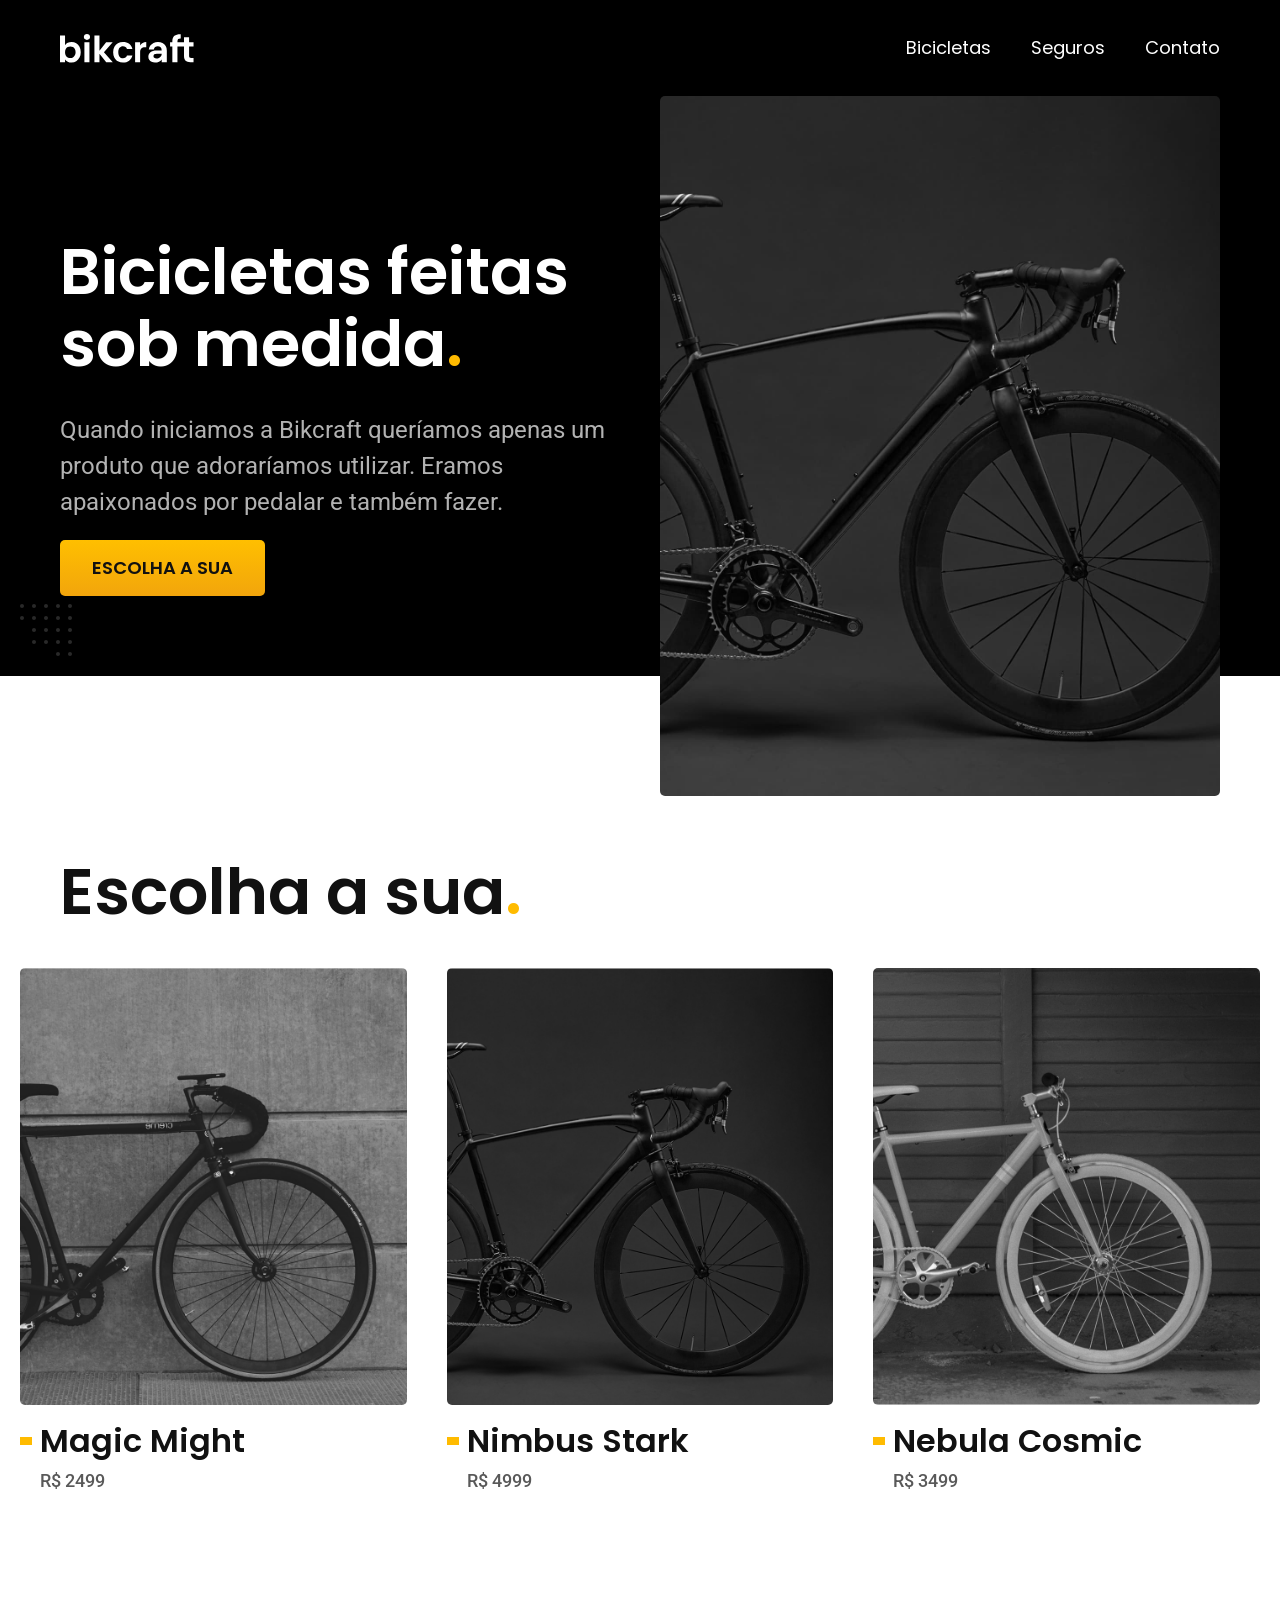
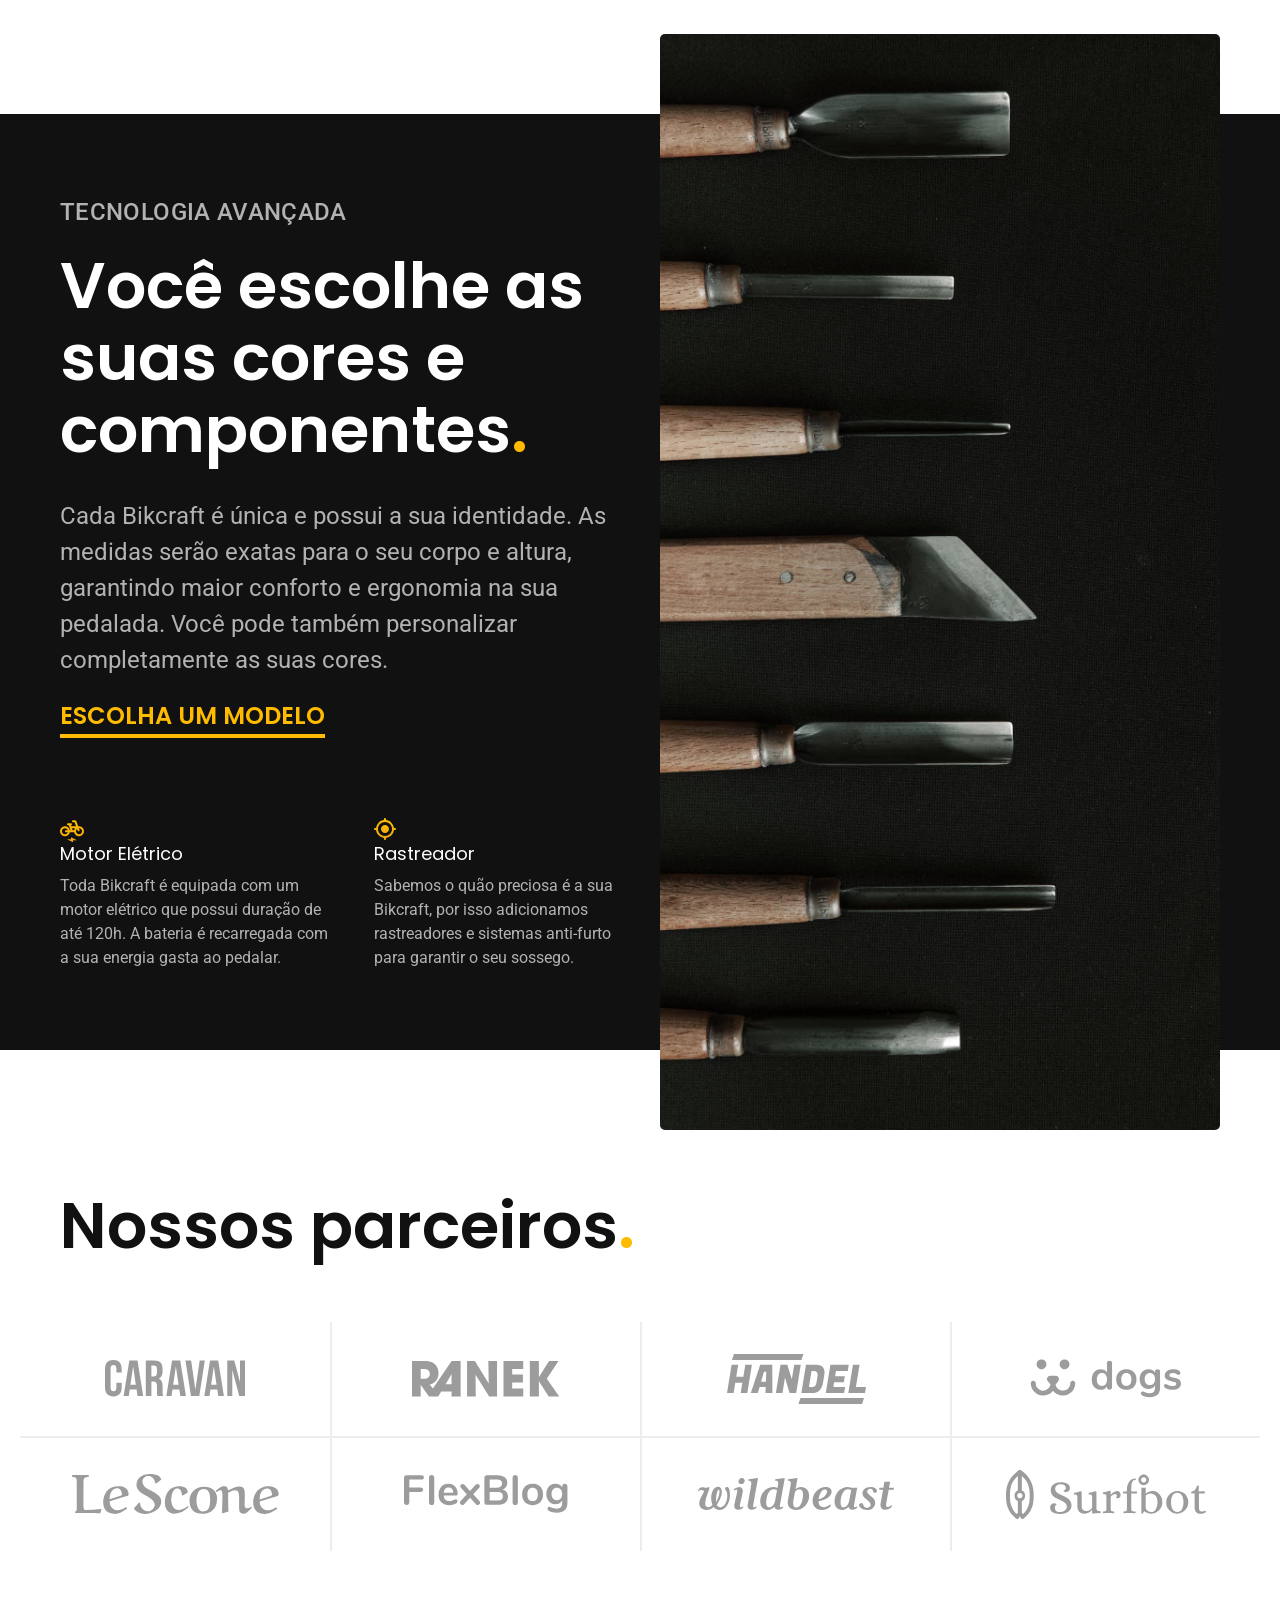
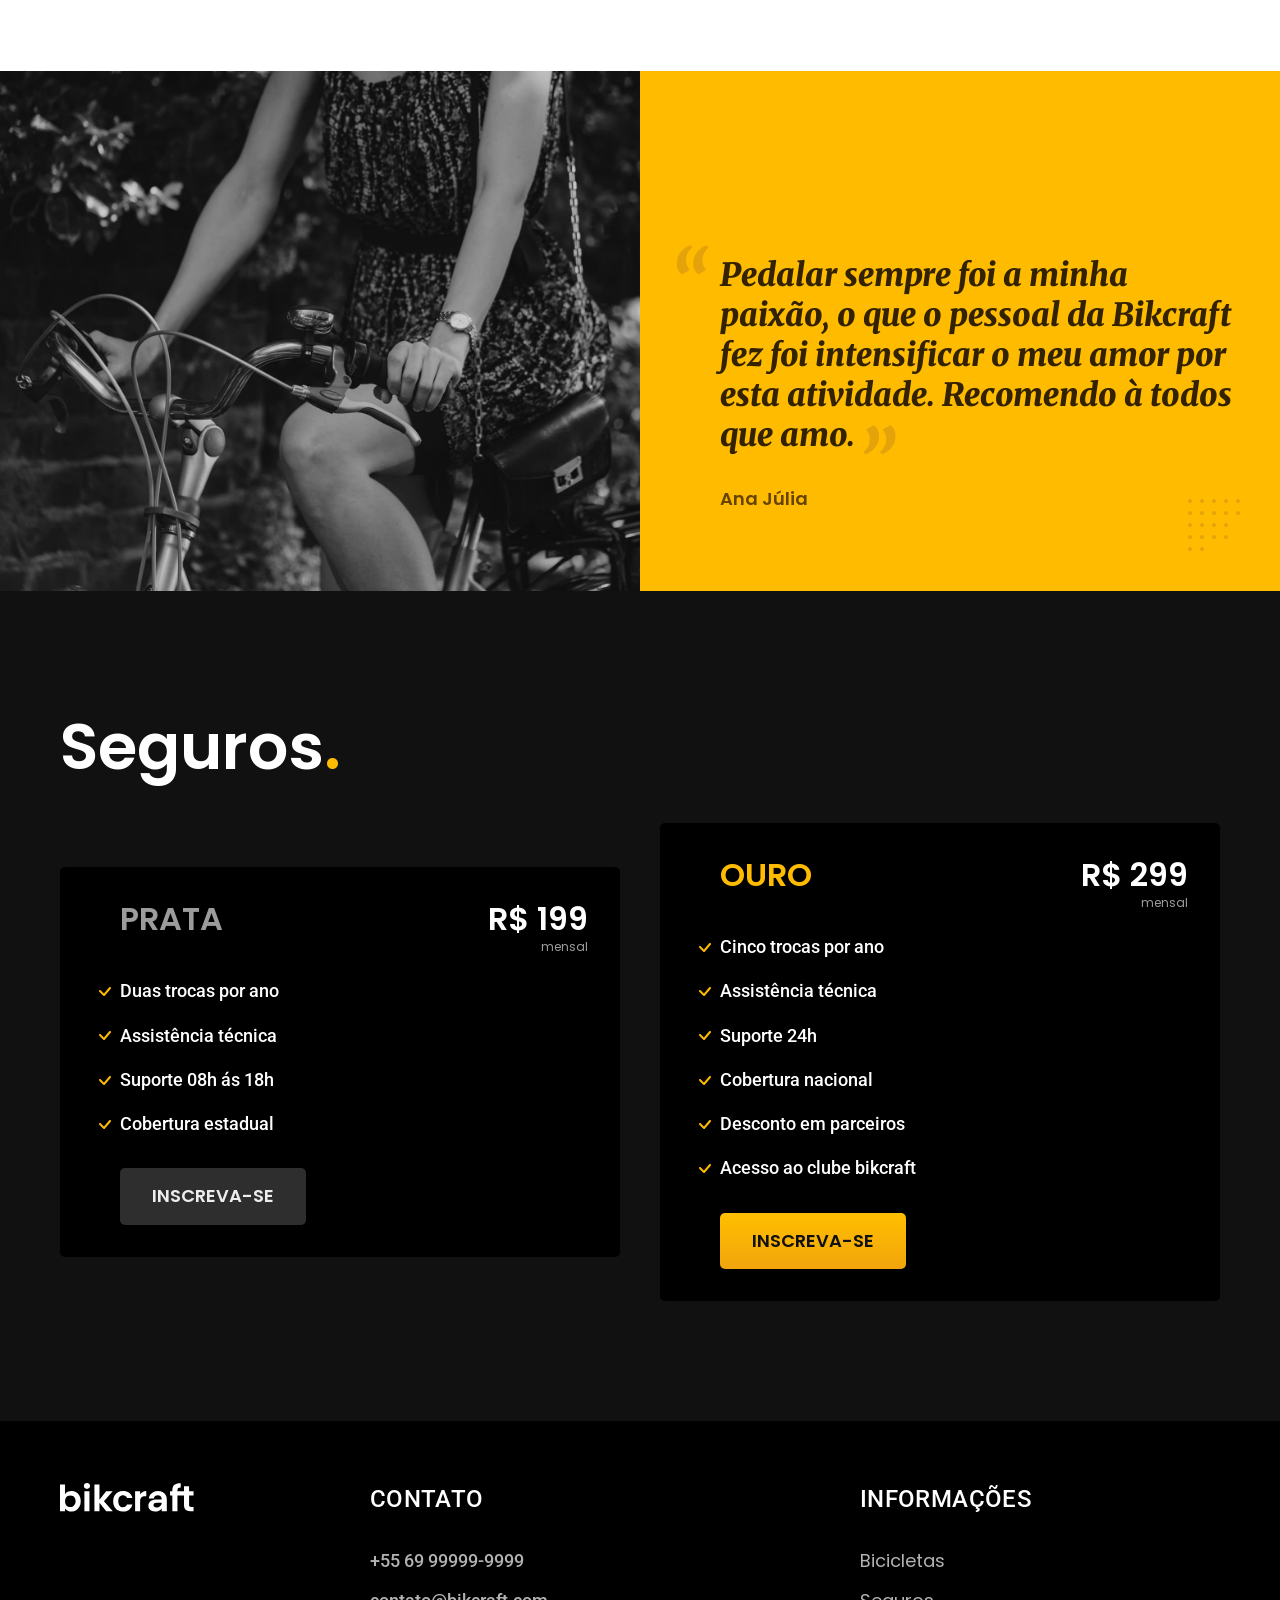
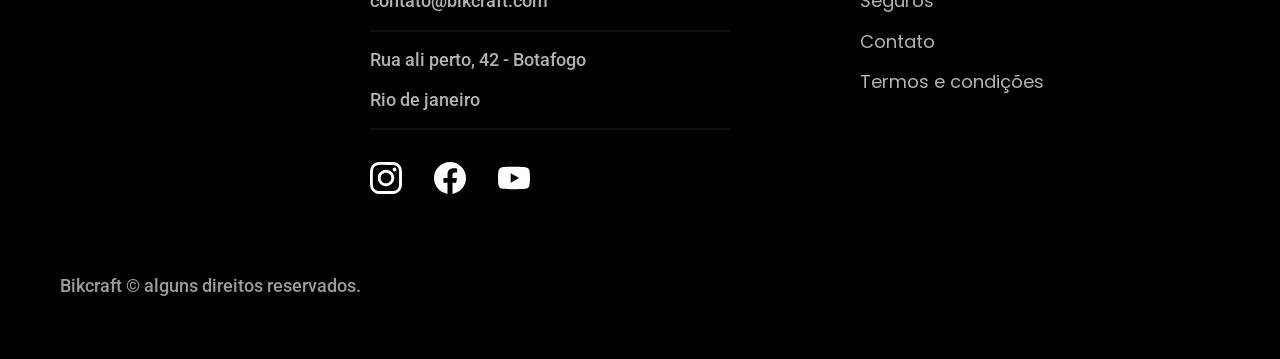
<file: index.html>
<!DOCTYPE html>

<html lang="pt-br">

<head>
  <meta charset="UTF-8">
  <meta name="viewport" content="width=device-width, initial-scale=1.0">
  <title>Bikcraft - Bicletas Elétricas</title>
  <meta name="description" content="Bicicletas elétricas de alta precisão e qualidade, feitas sob medida para você. Explore o mundo na sua velocidade com a Bikcraft.">
  <link rel="preload" href="./css/style.min.css" as="style">
  <link rel="icon" href="imgs/icones/favicon.svg" type="image/svg+xml">
  <link rel="stylesheet" href="./css/style.min.css">
  <link rel="preconnect" href="https://fonts.googleapis.com">
  <link rel="preconnect" href="https://fonts.gstatic.com" crossorigin>
  <link href="https://fonts.googleapis.com/css2?family=Poppins:wght@400;600&family=Roboto:wght@400;500&family=Merriweather:ital,opsz,wght@1,18..144,900&display=swap" rel="stylesheet">


  <script>
    document.documentElement.classList.add("js");
  </script>
</head>

<body>
  <header class="header-bg">
    <div class="header container">
      <a href="./"><img src="imgs/icones/bikcraft.svg" width="136" height="32" alt="Bikcraft"></a>
      <nav aria-label="primaria">
        <ul class="header-menu font-1-m cor-0">
          <li><a href="./bicicletas.html">Bicicletas</a></li>
          <li><a href="./seguros.html">Seguros</a></li>
          <li><a href="./contato.html">Contato</a></li>
        </ul>
      </nav>
    </div>
  </header>

  <main class="introducao-bg">
    <div class="introducao container">
      <div class="introducao-conteudo">
        <h1 data-anime="200" class="font-1-xxl cor-0 fadeInDown">Bicicletas feitas sob medida<span class="cor-p1">.</span></h1>
        <p class="font-2-l cor-5 fadeInDown" data-anime="400">Quando iniciamos a Bikcraft queríamos apenas um produto que adoraríamos utilizar. Eramos apaixonados por pedalar e também fazer.</p>
        <a class="botao fadeInDown" data-anime="600" href="./bicicletas.html">Escolha a sua</a>
      </div>
      <picture data-anime="800" class="fadeInDown">
        <source media="(max-width: 800px)" srcset="./imgs/imgs/nossas-bicicletas-1.jpg">
        <img src="./imgs/imgs/introducao.jpg" width="1280" height="1600" alt="Bicicleta preta">
      </picture>
    </div>
  </main>

  <article class="bicicletas-lista">
    <h2 class="font-1-xxl container">Escolha a sua<span class="cor-p1">.</span></h2>
    <ul>
      <li>
        <a href="./bicicletas/magic.html">
          <img src="./imgs/imgs/bike-home-1.jpg" alt="Bicleta preta">
          <h3 class="font-1-xl">Magic Might</h3>
          <span class="font-2-m cor-8">R$ 2499</span>
        </a>
      </li>
      <li>
        <a href="./bicicletas/nimbus.html">
          <img src="imgs/imgs/bike-home-2.jpg" alt="Bicleta preta">
          <h3 class="font-1-xl">Nimbus Stark</h3>
          <span class="font-2-m cor-8">R$ 4999</span>
        </a>
      </li>
      <li>
        <a href="./bicicletas/nebula.html">
          <img src="imgs/imgs/bike-home-3.jpg" alt="Bicleta preta">
          <h3 class="font-1-xl">Nebula Cosmic</h3>
          <span class="font-2-m cor-8">R$ 3499</span>
        </a>
      </li>
    </ul>
  </article>

  <article class="tecnologia-bg">
    <div class="tecnologia container">
      <div class="tecnologia-conteudo">
        <span class="font-2-l-b cor-5">Tecnologia Avançada</span>
        <h2 class="font-1-xxl cor-0">Você escolhe as suas cores e componentes<span class="cor-p1">.</span></h2>
        <p class="font-2-l cor-5">Cada Bikcraft é única e possui a sua identidade. As medidas serão exatas para o seu corpo e altura, garantindo maior conforto e ergonomia na sua pedalada. Você pode também personalizar completamente as suas cores.</p>
        <a href="./bicicletas.html" class="link">ESCOLHA UM MODELO</a>
        <div class="tecnologia-vantagens">
          <div>
            <img src="./imgs/icones/eletrica.svg" width="24" height="24" alt="">
            <h3 class="font-1-m cor-0">Motor Elétrico</h3>
            <p class="font-2-s cor-5">Toda Bikcraft é equipada com um motor elétrico que possui duração de até 120h. A bateria é recarregada com a sua energia gasta ao pedalar.</p>
          </div>
          <div>
            <img src="./imgs/icones/rastreador.svg" width="24" height="24" alt="">
            <h3 class="font-1-m cor-0">Rastreador</h3>
            <p class="font-2-s cor-5">Sabemos o quão preciosa é a sua Bikcraft, por isso adicionamos rastreadores e sistemas anti-furto para garantir o seu sossego.</p>
          </div>
        </div>
      </div>
      <div class="tecnologia-imagem"><img src="imgs/imgs/diferencial.jpg" width="1200" height="1920" alt=""></div>
    </div>
  </article>

  <section class="parceiros" aria-label="Nossos parceiros">
    <h2 class="font-1-xxl container">Nossos parceiros<span class="cor-p1">.</span></h2>
    <ul>
      <li><img src="./imgs/parceiros/caravan.svg" alt=""></li>
      <li><img src="./imgs/parceiros/ranek.svg" alt=""></li>
      <li><img src="./imgs/parceiros/handel.svg" alt=""></li>
      <li><img src="./imgs/parceiros/dogs.svg" alt=""></li>
      <li><img src="./imgs/parceiros/lescone.svg" alt=""></li>
      <li><img src="./imgs/parceiros/flexblog.svg" alt=""></li>
      <li><img src="./imgs/parceiros/wildbeast.svg" alt=""></li>
      <li><img src="./imgs/parceiros/surfbot.svg" alt=""></li>
    </ul>
  </section>

  <section class="depoimento" aria-label="Depoimento">
    <div><img src="imgs/imgs/depoimento.jpg" width="1560" height="1360" alt=""></div>
    <div class="depoimento-conteudo">
      <blockquote class="font-1-xl cor-p5">
        <p>Pedalar sempre foi a minha paixão, o que o pessoal da Bikcraft fez foi intensificar o meu amor por esta atividade. Recomendo à todos que amo.</p>
      </blockquote>
      <span class="font-1-m-b cor-p4">Ana Júlia</span>
    </div>
  </section>

  <article class="seguros-bg">
    <div class="seguros container">
      <h2 class="font-1-xxl cor-0">Seguros<span class="cor-p1">.</span></h2>
      <div class="seguros-item">
        <h3 class="font-1-xl cor-6">PRATA</h3>
        <span class="font-1-xl cor-0">R$ 199 <span class="font-1-xs cor-6">mensal</span></span>
        <ul class="font-2-m cor-0">
          <li>Duas trocas por ano</li>
          <li>Assistência técnica</li>
          <li>Suporte 08h ás 18h</li>
          <li>Cobertura estadual</li>
        </ul>
        <a class="botao secundario" href="./orcamento.html">Inscreva-se</a>
      </div>

      <div class="seguros-item">
        <h3 class="font-1-xl cor-p1">OURO</h3>
        <span class="font-1-xl cor-0">R$ 299 <span class="font-1-xs cor-6">mensal</span></span>
        <ul class="font-2-m cor-0">
          <li>Cinco trocas por ano</li>
          <li>Assistência técnica</li>
          <li>Suporte 24h</li>
          <li>Cobertura nacional</li>
          <li>Desconto em parceiros</li>
          <li>Acesso ao clube bikcraft</li>
        </ul>
        <a class="botao" href="./orcamento.html">Inscreva-se</a>
      </div>
    </div>
  </article>

  <footer class="footer-bg">
    <div class="footer container">
      <img src="imgs/icones/bikcraft.svg" width="136" height="32" alt="">
      <div class="footer-contato">
        <h2 class="font-2-l-b cor-0">Contato</h2>
        <ul class="font-2-m cor-5">
          <li><a href="tel:+5569999999999">+55 69 99999-9999</a></li>
          <li><a href="mailto:contato@bikcraft.com">contato@bikcraft.com</a></li>
          <li>Rua ali perto, 42 - Botafogo</li>
          <li>Rio de janeiro</li>
        </ul>
        <div class="footer-redes">
          <a href="./">
            <img src="imgs/icones/instagram branco.svg" width="32" height="32" alt=" instagram">
          </a>
          <a href="./">
            <img src="imgs/icones/facebook branco.svg" width="32" height="32" alt="facebook">
          </a>
          <a href="./">
            <img src="imgs/icones/youtube branco.svg" width="32" height="32" alt="youtube">
          </a>
        </div>
      </div>
      <div class="footer-informacoes">
        <h2 class="font-2-l-b cor-0">Informações</h2>
        <nav>
          <ul class="font-1-m cor-5">
            <li><a href="./bicicletas.html">Bicicletas</a></li>
            <li><a href="./seguros.html">Seguros</a></li>
            <li><a href="./contato.html">Contato</a></li>
            <li><a href="./termos.html">Termos e condições</a></li>
          </ul>
        </nav>
      </div>
      <p class="footer-copy font-2-m cor-6">Bikcraft © alguns direitos reservados.</p>
    </div>
  </footer>
  <script src="js/plugins/simple-anime.js"></script>
  <script src="js/script.js"></script>
</body>

</html>
</file>
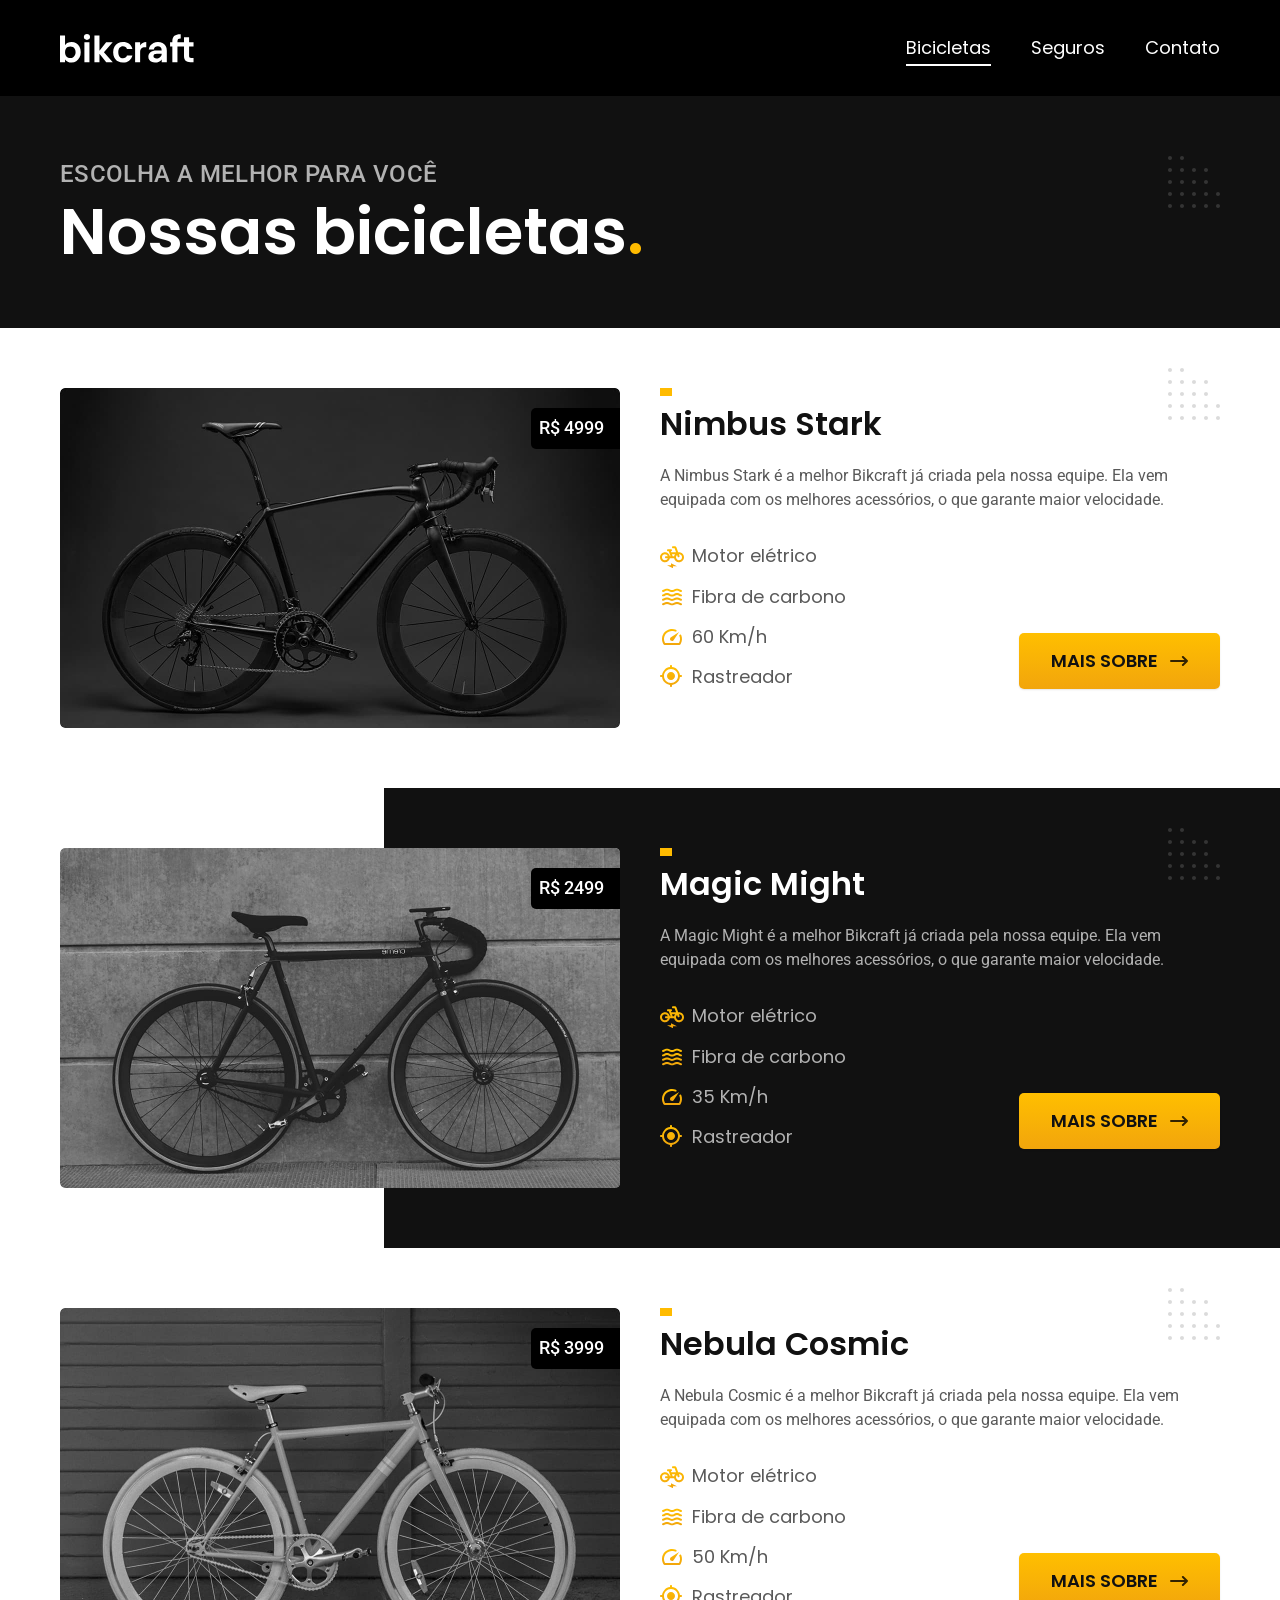
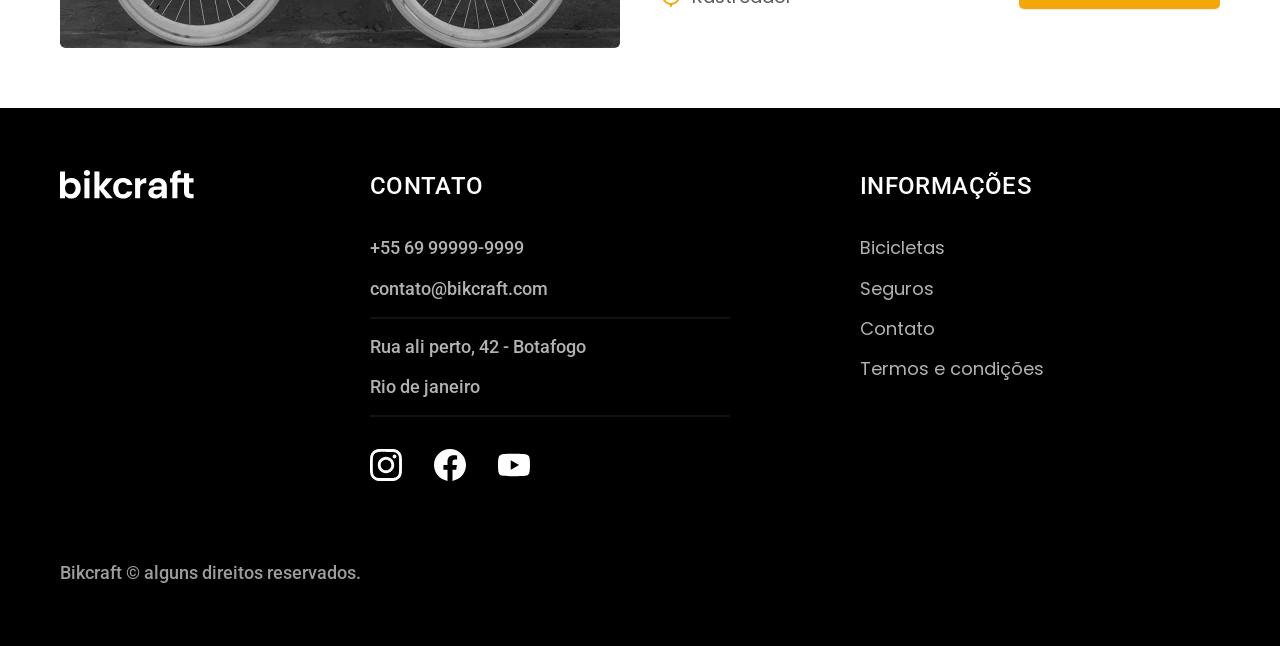
<file: bicicletas.html>
<!DOCTYPE html>

<html lang="pt-br">

<head>
  <meta charset="UTF-8">
  <meta name="viewport" content="width=device-width, initial-scale=1.0">
  <title> Bicicletas | Bikcraft</title>
  <meta name="description" content="Bicicletas">
  <link rel="preload" href="./css/style.min.css" as="style">
  <link rel="icon" href="imgs/icones/favicon.svg" type="image/svg+xml">
  <link rel="stylesheet" href="./css/style.min.css">
  <link rel="preconnect" href="https://fonts.googleapis.com">
  <link rel="preconnect" href="https://fonts.gstatic.com" crossorigin>
  <link href="https://fonts.googleapis.com/css2?family=Poppins:wght@400;600&family=Roboto:wght@400;500&family=Merriweather:ital,opsz,wght@1,18..144,900&display=swap" rel="stylesheet">
  <script>
    document.documentElement.classList.add("js");
  </script>
</head>

<body id="bicicletas">
  <header class="header-bg">
    <div class="header container">
      <a href="./"><img src="imgs/icones/bikcraft.svg" alt=""></a>
      <nav aria-label="primaria">
        <ul class="header-menu font-1-m cor-0">
          <li><a href="./bicicletas.html">Bicicletas</a></li>
          <li><a href="./seguros.html">Seguros</a></li>
          <li><a href="./contato.html">Contato</a></li>
        </ul>
      </nav>
    </div>
  </header>

  <main>
    <div class="titulo-bg">
      <div class="titulo container">
        <p class="font-2-l-b cor-5">Escolha a melhor para você </p>
        <h1 class="font-1-xxl cor-0">Nossas bicicletas<span class="cor-p1">.</span></h1>
      </div>
    </div>


    <div class="bicicletas container">
      <div class="bicicletas-imagem">
        <img src="imgs/imgs/nossas-bicicletas-1.jpg" alt="Bicicleta preta">
        <span class="font-2-m cor-0">R$ 4999</span>
      </div>
      <div class="bicicletas-conteudo">
        <h2 class="font-1-xl">Nimbus Stark</h2>
        <p class="font-2-s cor-8">A Nimbus Stark é a melhor Bikcraft já criada pela nossa equipe. Ela vem equipada com os melhores acessórios, o que garante maior velocidade.</p>
        <ul class="font-1-m cor-8">
          <li>
            <img src="imgs/icones/eletrica.svg" alt="">
            Motor elétrico
          </li>
          <li>
            <img src="imgs/icones/carbono.svg" alt="">
            Fibra de carbono
          </li>
          <li>
            <img src="imgs/icones/velocidade.svg" alt="">
            60 Km/h
          </li>
          <li>
            <img src="imgs/icones/rastreador.svg" alt="">
            Rastreador
          </li>
        </ul>
        <a class="botao seta" href="./bicicletas/nimbus.html">Mais sobre</a>
      </div>
    </div>

    <div class="bicicletas-bg">
      <div class="bicicletas container">
        <div class="bicicletas-imagem">
          <img src="imgs/imgs/nossas-bicicletas-2.jpg" alt="Bicicleta preta">
          <span class="font-2-m cor-0">R$ 2499</span>
        </div>
        <div class="bicicletas-conteudo">
          <h2 class="font-1-xl cor-0">Magic Might</h2>
          <p class="font-2-s cor-5">A Magic Might é a melhor Bikcraft já criada pela nossa equipe. Ela vem equipada com os melhores acessórios, o que garante maior velocidade.</p>
          <ul class="font-1-m cor-5">
            <li>
              <img src="imgs/icones/eletrica.svg" alt="">
              Motor elétrico
            </li>
            <li>
              <img src="imgs/icones/carbono.svg" alt="">
              Fibra de carbono
            </li>
            <li>
              <img src="imgs/icones/velocidade.svg" alt="">
              35 Km/h
            </li>
            <li>
              <img src="imgs/icones/rastreador.svg" alt="">
              Rastreador
            </li>
          </ul>
          <a class="botao seta" href="./bicicletas/magic.html">Mais sobre</a>
        </div>
      </div>
    </div>

    <div class="bicicletas container">
      <div class="bicicletas-imagem">
        <img src="imgs/imgs/nossas-bicicletas-3.jpg" alt="Bicicleta preta">
        <span class="font-2-m cor-0">R$ 3999</span>
      </div>
      <div class="bicicletas-conteudo">
        <h2 class="font-1-xl">Nebula Cosmic</h2>
        <p class="font-2-s cor-8">A Nebula Cosmic é a melhor Bikcraft já criada pela nossa equipe. Ela vem equipada com os melhores acessórios, o que garante maior velocidade.</p>
        <ul class="font-1-m cor-8">
          <li>
            <img src="imgs/icones/eletrica.svg" alt="">
            Motor elétrico
          </li>
          <li>
            <img src="imgs/icones/carbono.svg" alt="">
            Fibra de carbono
          </li>
          <li>
            <img src="imgs/icones/velocidade.svg" alt="">
            50 Km/h
          </li>
          <li>
            <img src="imgs/icones/rastreador.svg" alt="">
            Rastreador
          </li>
        </ul>
        <a class="botao seta" href="./bicicletas/nebula.html">Mais sobre</a>
      </div>
    </div>

  </main>


  <footer class="footer-bg">
    <div class="footer container">
      <img src="imgs/icones/bikcraft.svg" alt="">
      <div class="footer-contato">
        <h2 class="font-2-l-b cor-0">Contato</h2>
        <ul class="font-2-m cor-5">
          <li><a href="tel:+5569999999999">+55 69 99999-9999</a></li>
          <li><a href="mailto:contato@bikcraft.com">contato@bikcraft.com</a></li>
          <li>Rua ali perto, 42 - Botafogo</li>
          <li>Rio de janeiro</li>
        </ul>
        <div class="footer-redes">
          <a href="./">
            <img src="imgs/icones/instagram branco.svg" alt="instagram">
          </a>
          <a href="./">
            <img src="imgs/icones/facebook branco.svg" alt="facebook">
          </a>
          <a href="./">
            <img src="imgs/icones/youtube branco.svg" alt="youtube">
          </a>
        </div>
      </div>
      <div class="footer-informacoes">
        <h2 class="font-2-l-b cor-0">Informações</h2>
        <nav>
          <ul class="font-1-m cor-5">
            <li><a href="./bicicletas.html">Bicicletas</a></li>
            <li><a href="./seguros.html">Seguros</a></li>
            <li><a href="./contato.html">Contato</a></li>
            <li><a href="./termos.html">Termos e condições</a></li>
          </ul>
        </nav>
      </div>
      <p class="footer-copy font-2-m cor-6">Bikcraft © alguns direitos reservados.</p>
    </div>
  </footer>

  <script src="js/script.js"></script>
</body>

</html>
</file>
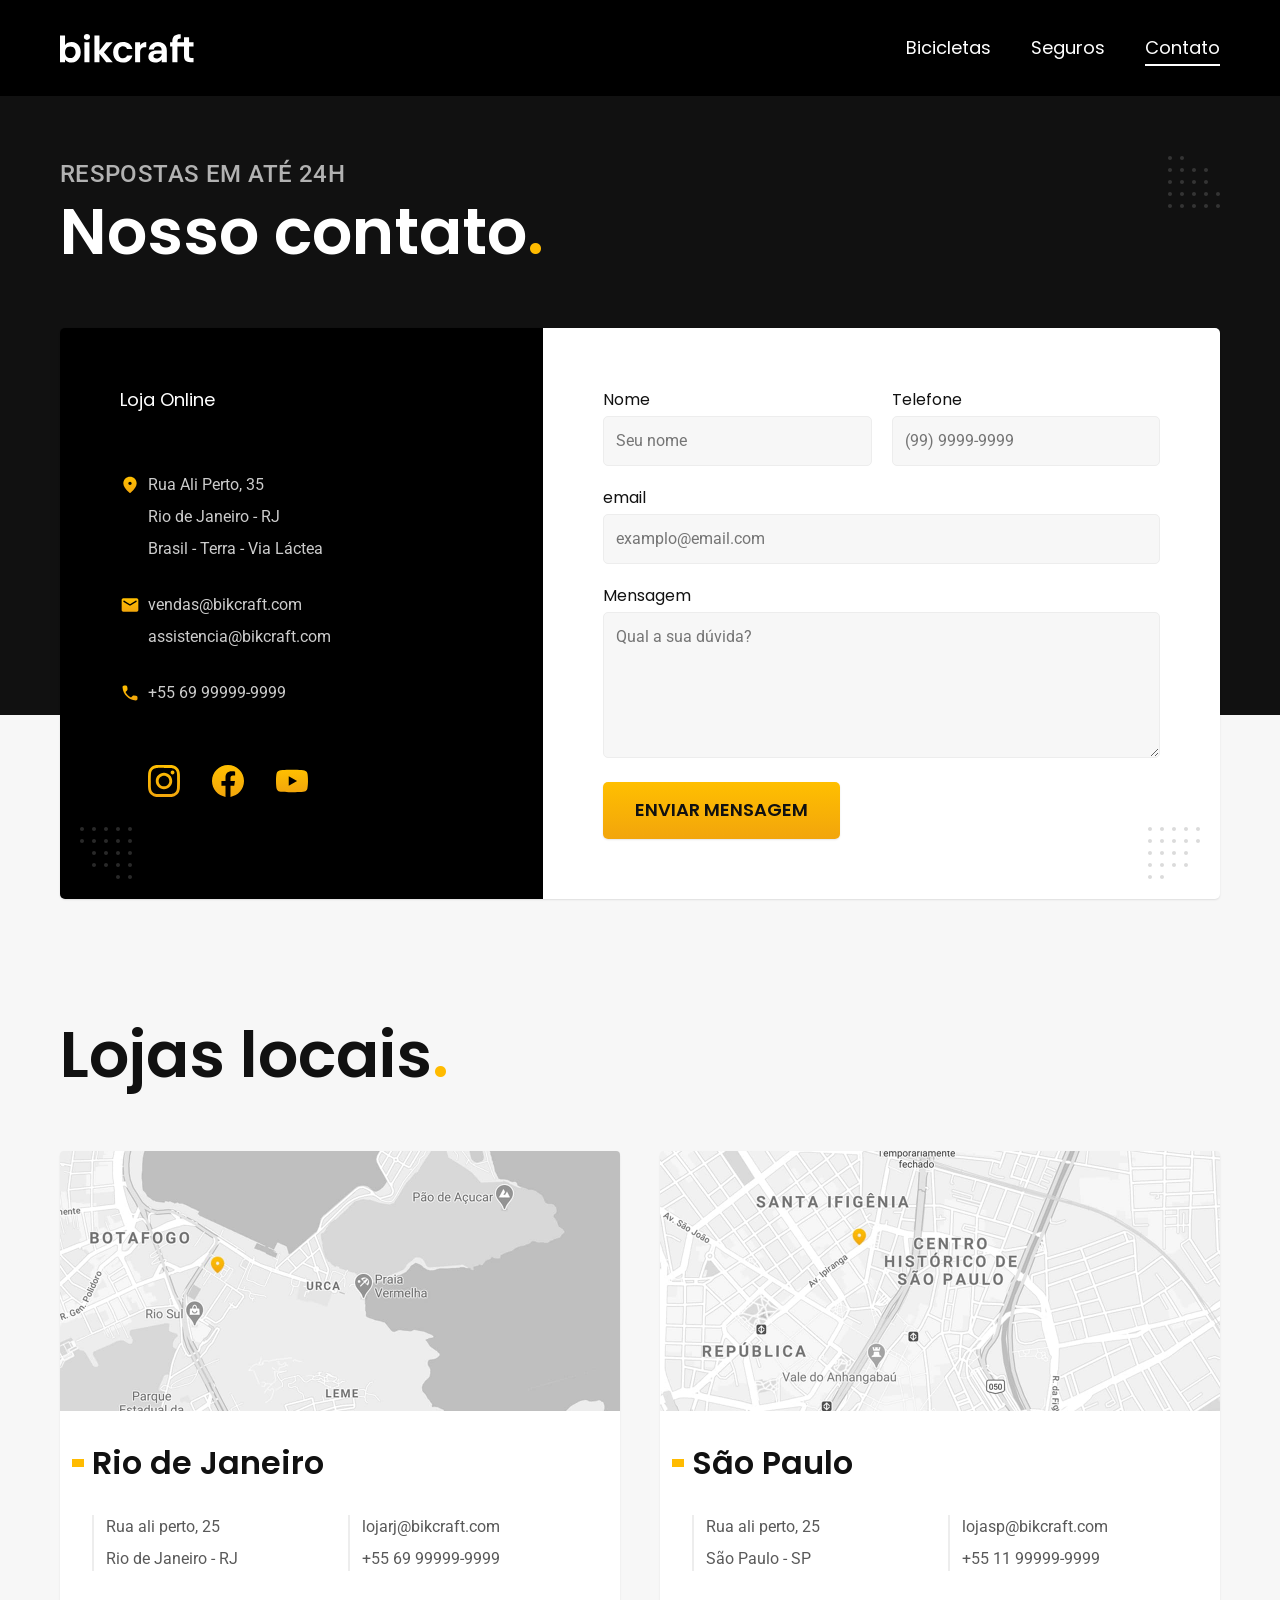
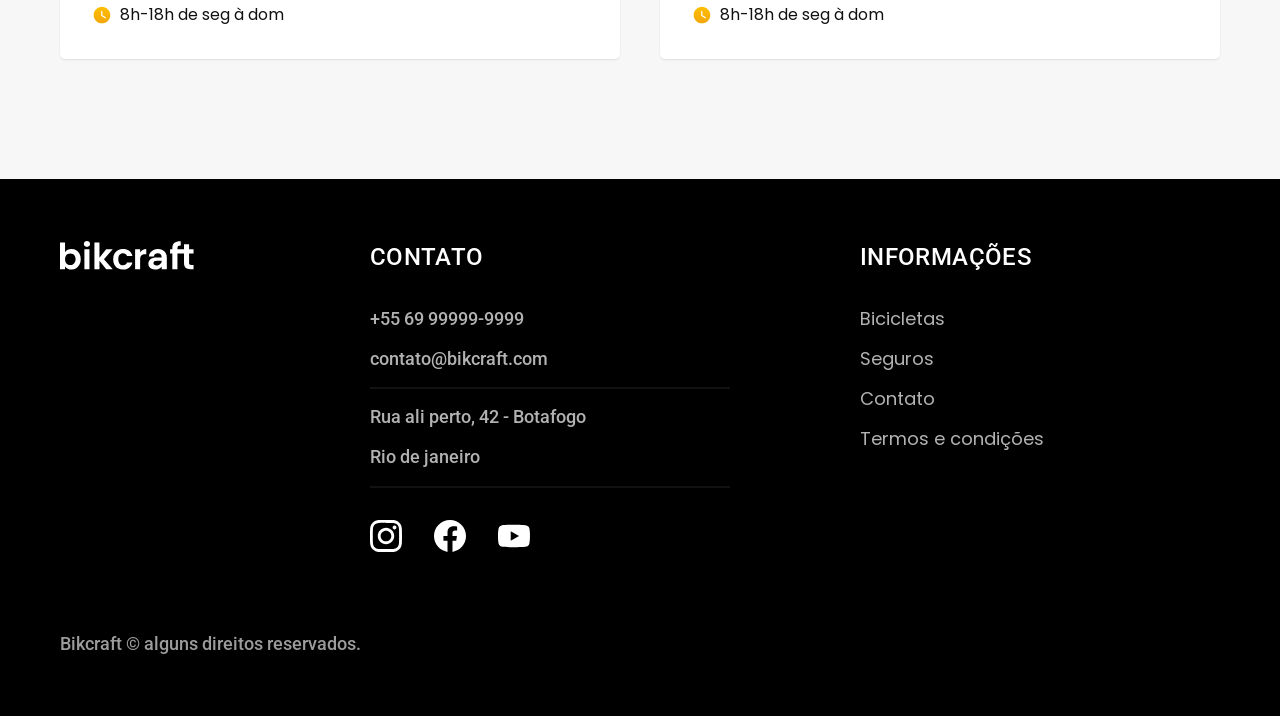
<file: contato.html>
<!DOCTYPE html>

<html lang="pt-br">

<head>
  <meta charset="UTF-8">
  <meta name="viewport" content="width=device-width, initial-scale=1.0">
  <title> Contatos | Bikcraft</title>
  <meta name="description" content="Contatos">
  <link rel="preload" href="./css/style.min.css" as="style">
  <link rel="icon" href="imgs/icones/favicon.svg" type="image/svg+xml">
  <link rel="stylesheet" href="./css/style.min.css">
  <link rel="preconnect" href="https://fonts.googleapis.com">
  <link rel="preconnect" href="https://fonts.gstatic.com" crossorigin>
  <link href="https://fonts.googleapis.com/css2?family=Poppins:wght@400;600&family=Roboto:wght@400;500&family=Merriweather:ital,opsz,wght@1,18..144,900&display=swap" rel="stylesheet">
  <script>
    document.documentElement.classList.add("js");
  </script>
</head>

<body id="contatos">
  <header class="header-bg">
    <div class="header container">
      <a href="./"><img src="imgs/icones/bikcraft.svg" alt=""></a>
      <nav aria-label="primaria">
        <ul class="header-menu font-1-m cor-0">
          <li><a href="./bicicletas.html">Bicicletas</a></li>
          <li><a href="./seguros.html">Seguros</a></li>
          <li><a href="./contato.html">Contato</a></li>
        </ul>
      </nav>
    </div>
  </header>

  <main>
    <div class="titulo-bg">
      <div class="titulo container">
        <p class="font-2-l-b cor-5">Respostas em até 24h</p>
        <h1 class="font-1-xxl cor-0">Nosso contato<span class="cor-p1">.</span></h1>
      </div>
    </div>

    <div class="contato container">
      <section class="contato-informacoes" aria-label="Endereço">
        <h2 class="font-1-m cor-0">Loja Online</h2>
        <div class="contato-endereco font-2-s cor-4">
          <p>Rua Ali Perto, 35</p>
          <p>Rio de Janeiro - RJ</p>
          <p>Brasil - Terra - Via Láctea</p>
        </div>
        <address class="contato-dados font-2-s cor-4">
          <a href="mailto:vendas@bikcraft.com">vendas@bikcraft.com</a>
          <a href="mailto:assistencia@bikcraft.com">assistencia@bikcraft.com</a>
          <a href="tel:+5569999999999">+55 69 99999-9999</a>
        </address>
        <div class="contato-redes">
          <a href="./"><img src="imgs/icones/instagram.svg" alt=""></a>
          <a href="./"><img src="imgs/icones/facebook.svg" alt=""></a>
          <a href="./"><img src="imgs/icones/youtube.svg" alt=""></a>
        </div>
      </section>
      <section aria-label="Formulário" class="contato-formulario">
        <form class="form" action="./contatos.html">
          <div>
            <label for="nome">Nome</label>
            <input type="text" id="nome" name="nome" placeholder="Seu nome">
          </div>
          <div>
            <label for="telefone">Telefone</label>
            <input type="text" id="telefone" name="telefone" placeholder="(99) 9999-9999">
          </div>
          <div class="col-2">
            <label for="email">email</label>
            <input type="email" id="email" name="email" placeholder="examplo@email.com">
          </div>
          <div class="col-2">
            <label for="mensagem">Mensagem</label>
            <textarea rows="5" id="mensagem" name="mensagem" placeholder="Qual a sua dúvida?"></textarea>
          </div>
          <button type="submit" class="botao col-2">Enviar mensagem</button>
        </form>
      </section>
    </div>

    <article class="lojas container">
      <h2 class="font-1-xxl">Lojas locais<span class="cor-p1">.</span></h2>
      <div class="lojas-item">
        <img src="imgs/imgs/rj.jpg" alt="Mapa com Endereço da loja local no Rio de Janeiro - RJ">
        <div class="lojas-conteudo">
          <h3 class="font-1-xl">Rio de Janeiro</h3>
          <div class="lojas-dados font-2-s cor-8">
            <p>Rua ali perto, 25</p>
            <p>Rio de Janeiro - RJ</p>
          </div>
          <div class="lojas-dados font-2-s cor-8">
            <a href="mailto:lojarj@bikcraft.com">lojarj@bikcraft.com</a>
            <a href="tel:+5569999999999">+55 69 99999-9999</a>
          </div>
          <p class="lojas-tempo font-1-s"> <img src="imgs/icones/horario.svg" alt=""> 8h-18h de seg à dom</p>
        </div>
      </div>

      <div class="lojas-item">
        <img src="imgs/imgs/sp.jpg" alt="Mapa com Endereço da loja local no São Paulo - SP">
        <div class="lojas-conteudo">
          <h3 class="font-1-xl">São Paulo</h3>
          <div class="lojas-dados font-2-s cor-8">
            <p>Rua ali perto, 25</p>
            <p>São Paulo - SP</p>
          </div>
          <div class="lojas-dados font-2-s cor-8">
            <a href="mailto:lojasp@bikcraft.com">lojasp@bikcraft.com</a>
            <a href="tel:+5511999999999">+55 11 99999-9999</a>
          </div>
          <p class="lojas-tempo font-1-s"> <img src="imgs/icones/horario.svg" alt=""> 8h-18h de seg à dom</p>
        </div>
      </div>
    </article>
  </main>


  <footer class="footer-bg">
    <div class="footer container">
      <img src="imgs/icones/bikcraft.svg" alt="">
      <div class="footer-contato">
        <h2 class="font-2-l-b cor-0">Contato</h2>
        <ul class="font-2-m cor-5">
          <li><a href="tel:+5569999999999">+55 69 99999-9999</a></li>
          <li><a href="mailto:contato@bikcraft.com">contato@bikcraft.com</a></li>
          <li>Rua ali perto, 42 - Botafogo</li>
          <li>Rio de janeiro</li>
        </ul>
        <div class="footer-redes">
          <a href="./">
            <img src="imgs/icones/instagram branco.svg" alt="instagram">
          </a>
          <a href="./">
            <img src="imgs/icones/facebook branco.svg" alt="facebook">
          </a>
          <a href="./">
            <img src="imgs/icones/youtube branco.svg" alt="youtube">
          </a>
        </div>
      </div>
      <div class="footer-informacoes">
        <h2 class="font-2-l-b cor-0">Informações</h2>
        <nav>
          <ul class="font-1-m cor-5">
            <li><a href="./bicicletas.html">Bicicletas</a></li>
            <li><a href="./seguros.html">Seguros</a></li>
            <li><a href="./contato.html">Contato</a></li>
            <li><a href="./termos.html">Termos e condições</a></li>
          </ul>
        </nav>
      </div>
      <p class="footer-copy font-2-m cor-6">Bikcraft © alguns direitos reservados.</p>
    </div>
  </footer>

  <script src="js/script.js"></script>
</body>

</html>
</file>
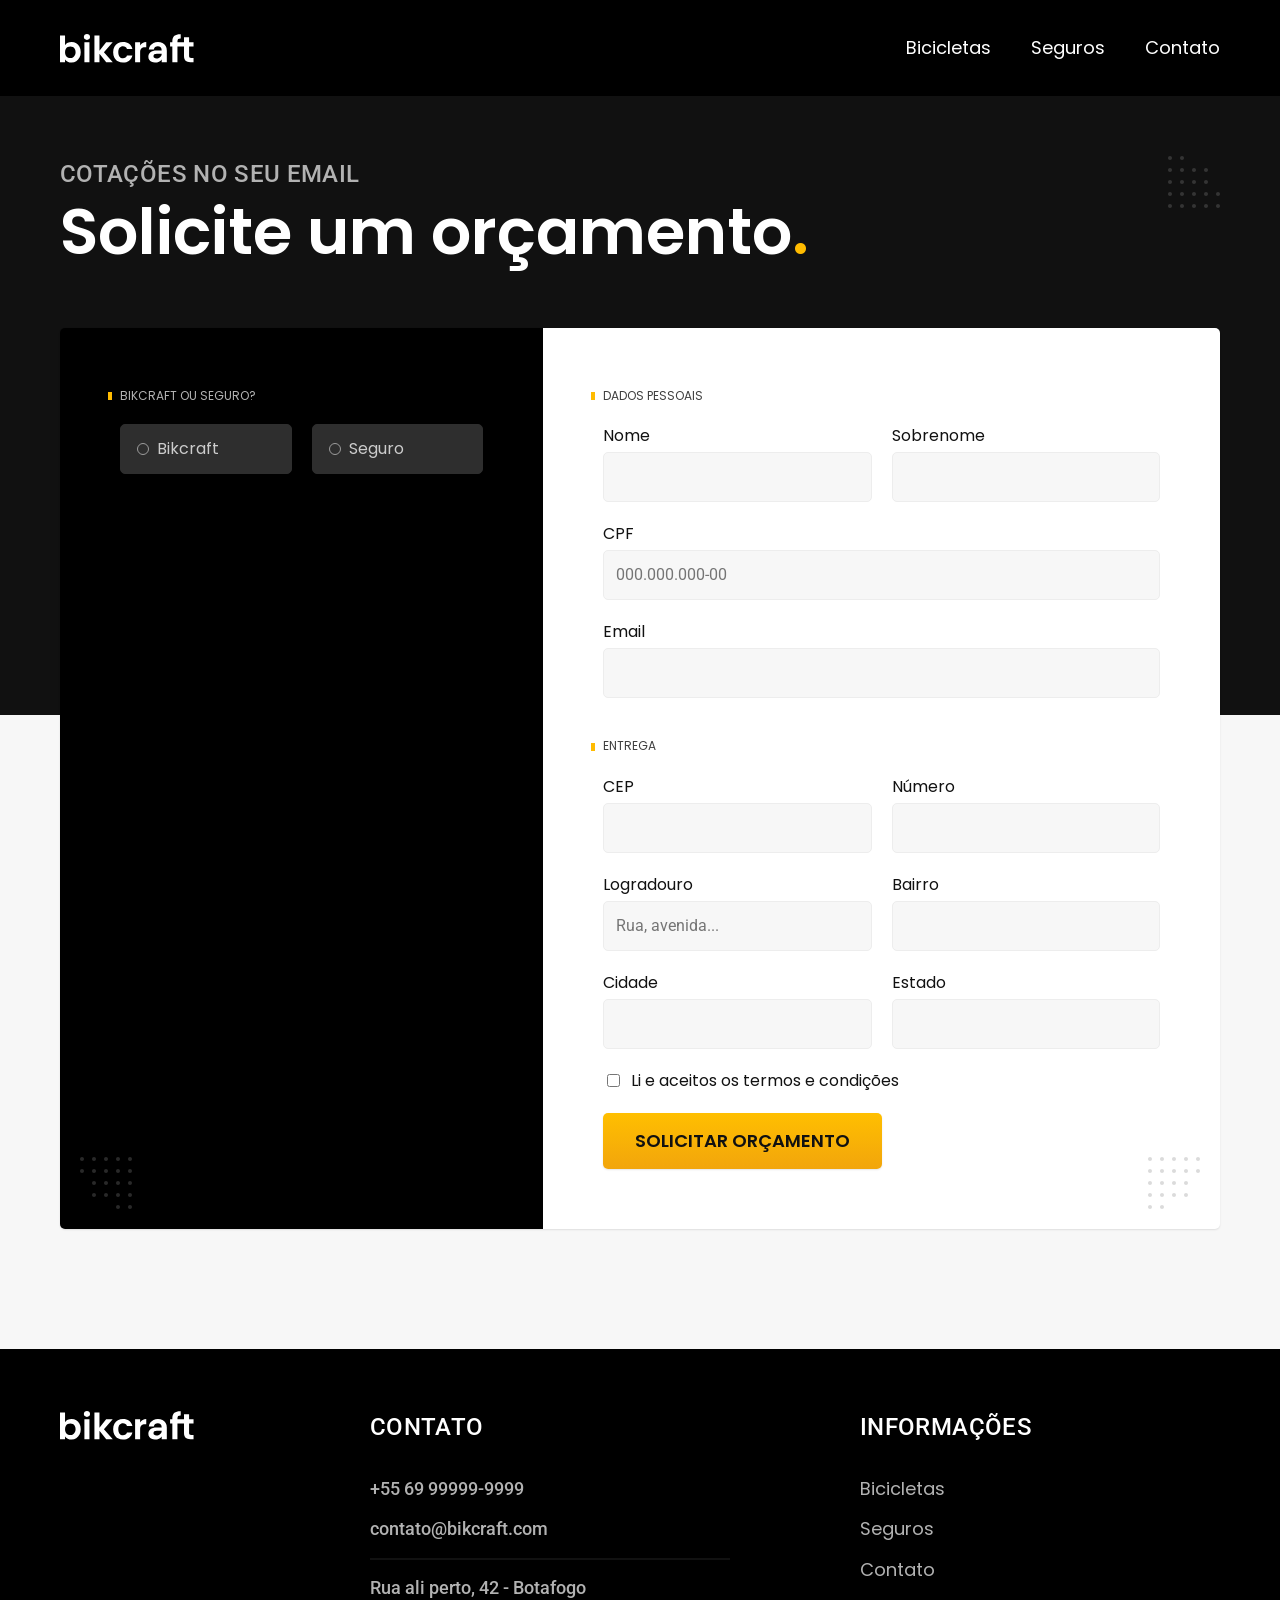
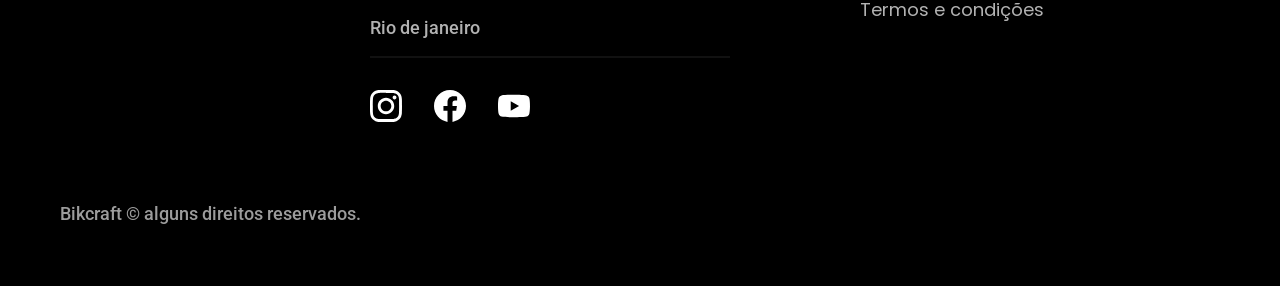
<file: orcamento.html>
<!DOCTYPE html>

<html lang="pt-br">

<head>
  <meta charset="UTF-8">
  <meta name="viewport" content="width=device-width, initial-scale=1.0">
  <title> Orçamento | Bikcraft</title>
  <meta name="description" content="Orçamento">
  <link rel="preload" href="./css/style.min.css" as="style">
  <link rel="icon" href="imgs/icones/favicon.svg" type="image/svg+xml">
  <link rel="stylesheet" href="./css/style.min.css">
  <link rel="preconnect" href="https://fonts.googleapis.com">
  <link rel="preconnect" href="https://fonts.gstatic.com" crossorigin>
  <link href="https://fonts.googleapis.com/css2?family=Poppins:wght@400;600&family=Roboto:wght@400;500&family=Merriweather:ital,opsz,wght@1,18..144,900&display=swap" rel="stylesheet">
  <script>
    document.documentElement.classList.add("js");
  </script>
</head>

<body id="orcamento">
  <header class="header-bg">
    <div class="header container">
      <a href="./"><img src="imgs/icones/bikcraft.svg" width="136" height="32" alt="Bikcraft"></a>
      <nav aria-label="primaria">
        <ul class="header-menu font-1-m cor-0">
          <li><a href="./bicicletas.html">Bicicletas</a></li>
          <li><a href="./seguros.html">Seguros</a></li>
          <li><a href="./contato.html">Contato</a></li>
        </ul>
      </nav>
    </div>
  </header>

  <main>
    <div class="titulo-bg">
      <div class="titulo container">
        <p class="font-2-l-b cor-5">Cotações no seu email</p>
        <h1 class="font-1-xxl cor-0">Solicite um orçamento<span class="cor-p1">.</span></h1>
      </div>
    </div>

    <form class="orcamento container" action="./">
      <div class="orcamento-produto">
        <h2 class="font-1-xs cor-5">Bikcraft ou seguro?</h2>

        <input type="radio" name="tipo" value="bikcraft" id="bikcraft">
        <label for="bikcraft">Bikcraft</label>

        <input type="radio" name="tipo" value="seguro" id="seguro">
        <label for="seguro">Seguro</label>


        <div class="orcamento-conteudo" id="orcamento-bikcraft">
          <h2 class="font-1-xs cor-5">Escolha a sua</h2>

          <input type="radio" name="produto" value="nimbus" id="nimbus">
          <label for="nimbus">Nimbus Stark <span>R$ 4999</span></label>
          <div class="orcamento-detalhes">
            <ul class="font-1-xs cor-10">
              <li><img src="./imgs/icones/eletrica.svg" alt="">Motor elétrico</li>
              <li><img src="./imgs/icones/carbono.svg" alt="">Fibra de carbono</li>
              <li><img src="./imgs/icones/velocidade.svg" alt="">60 km/h</li>
              <li><img src="./imgs/icones/rastreador.svg" alt="">Rastreador</li>
            </ul>
            <img src="./imgs/bicicletas/nimbus.jpg" alt="Bicicleta preta">
          </div>

          <input type="radio" name="produto" value="magic" id="magic">
          <label for="magic">Magic Might <span>R$ 2499</span></label>
          <div class="orcamento-detalhes">
            <ul class="font-1-xs cor-10">
              <li><img src="./imgs/icones/eletrica.svg" alt="">Motor elétrico</li>
              <li><img src="./imgs/icones/carbono.svg" alt="">Fibra de carbono</li>
              <li><img src="./imgs/icones/velocidade.svg" alt="">35 km/h</li>
              <li><img src="./imgs/icones/rastreador.svg" alt="">Rastreador</li>
            </ul>
            <img src="./imgs/bicicletas/magic.jpg" alt="Bicicleta cinza">
          </div>

          <input type="radio" name="produto" value="nebula" id="nebula">
          <label for="nebula">Nebula Cosmic <span>R$ 3999</span></label>
          <div class="orcamento-detalhes">
            <ul class="font-1-xs cor-10">
              <li><img src="./imgs/icones/eletrica.svg" alt="">Motor elétrico</li>
              <li><img src="./imgs/icones/carbono.svg" alt="">Fibra de carbono</li>
              <li><img src="./imgs/icones/velocidade.svg" alt="">50 km/h</li>
              <li><img src="./imgs/icones/rastreador.svg" alt="">Rastreador</li>
            </ul>
            <img src="./imgs/bicicletas/nebula.jpg" alt="Bicicleta branca">
          </div>
        </div>

        <div class="orcamento-conteudo" id="orcamento-seguro">
          <h2 class="font-1-xs cor-5">Escolha o seu plano</h2>

          <input type="radio" name="produto" value="prata" id="prata">
          <label for="prata">Prata<span>R$ 199</span></label>

          <input type="radio" name="produto" value="ouro" id="ouro">
          <label for="ouro">Ouro<span>R$ 299</span></label>
        </div>


      </div>

      <div class="orcamento-dados form">
        <h2 class="font-1-xs cor-9 col-2">Dados pessoais</h2>
        <div>
          <label for="nome">Nome</label>
          <input type="text" id="nome" name="nome">
        </div>
        <div>
          <label for="sobrenome">Sobrenome</label>
          <input type="text" id="sobrenome" name="sobrenome">
        </div>
        <div class="col-2">
          <label for="cpf">CPF</label>
          <input type="text" id="cpf" name="cpf" placeholder="000.000.000-00">
        </div>
        <div class="col-2">
          <label for="email">Email</label>
          <input type="email" id="email" name="email">
        </div>

        <h2 class="font-1-xs cor-9 col-2">Entrega</h2>
        <div>
          <label for="cep">CEP</label>
          <input type="text" id="cep" name="cep">
        </div>
        <div>
          <label for="numero">Número</label>
          <input type="text" id="numero" name="numero">
        </div>
        <div>
          <label for="logradouro">Logradouro</label>
          <input type="text" id="logradouro" name="logradouro" placeholder="Rua, avenida...">
        </div>
        <div>
          <label for="bairro">Bairro</label>
          <input type="text" id="bairro" name="bairro">
        </div>
        <div>
          <label for="cidade">Cidade</label>
          <input type="text" id="cidade" name="cidade">
        </div>
        <div>
          <label for="estado">Estado</label>
          <input type="text" id="estado" name="estado">
        </div>
        <div class="termos-checkbox col-2">
          <input type="checkbox" id="termos" name="termos">
          <label for="termos">Li e aceitos os termos e condições</label>
        </div>

        <button class="botao col-2">Solicitar orçamento</button>
      </div>

    </form>

  </main>


  <footer class="footer-bg">
    <div class="footer container">
      <img src="imgs/icones/bikcraft.svg" alt="">
      <div class="footer-contato">
        <h2 class="font-2-l-b cor-0">Contato</h2>
        <ul class="font-2-m cor-5">
          <li><a href="tel:+5569999999999">+55 69 99999-9999</a></li>
          <li><a href="mailto:contato@bikcraft.com">contato@bikcraft.com</a></li>
          <li>Rua ali perto, 42 - Botafogo</li>
          <li>Rio de janeiro</li>
        </ul>
        <div class="footer-redes">
          <a href="./">
            <img src="imgs/icones/instagram branco.svg" alt="instagram">
          </a>
          <a href="./">
            <img src="imgs/icones/facebook branco.svg" alt="facebook">
          </a>
          <a href="./">
            <img src="imgs/icones/youtube branco.svg" alt="youtube">
          </a>
        </div>
      </div>
      <div class="footer-informacoes">
        <h2 class="font-2-l-b cor-0">Informações</h2>
        <nav>
          <ul class="font-1-m cor-5">
            <li><a href="./bicicletas.html">Bicicletas</a></li>
            <li><a href="./seguros.html">Seguros</a></li>
            <li><a href="./contato.html">Contato</a></li>
            <li><a href="./termos.html">Termos e condições</a></li>
          </ul>
        </nav>
      </div>
      <p class="footer-copy font-2-m cor-6">Bikcraft © alguns direitos reservados.</p>
    </div>
  </footer>

  <script src="js/script.js"></script>
</body>

</html>
</file>
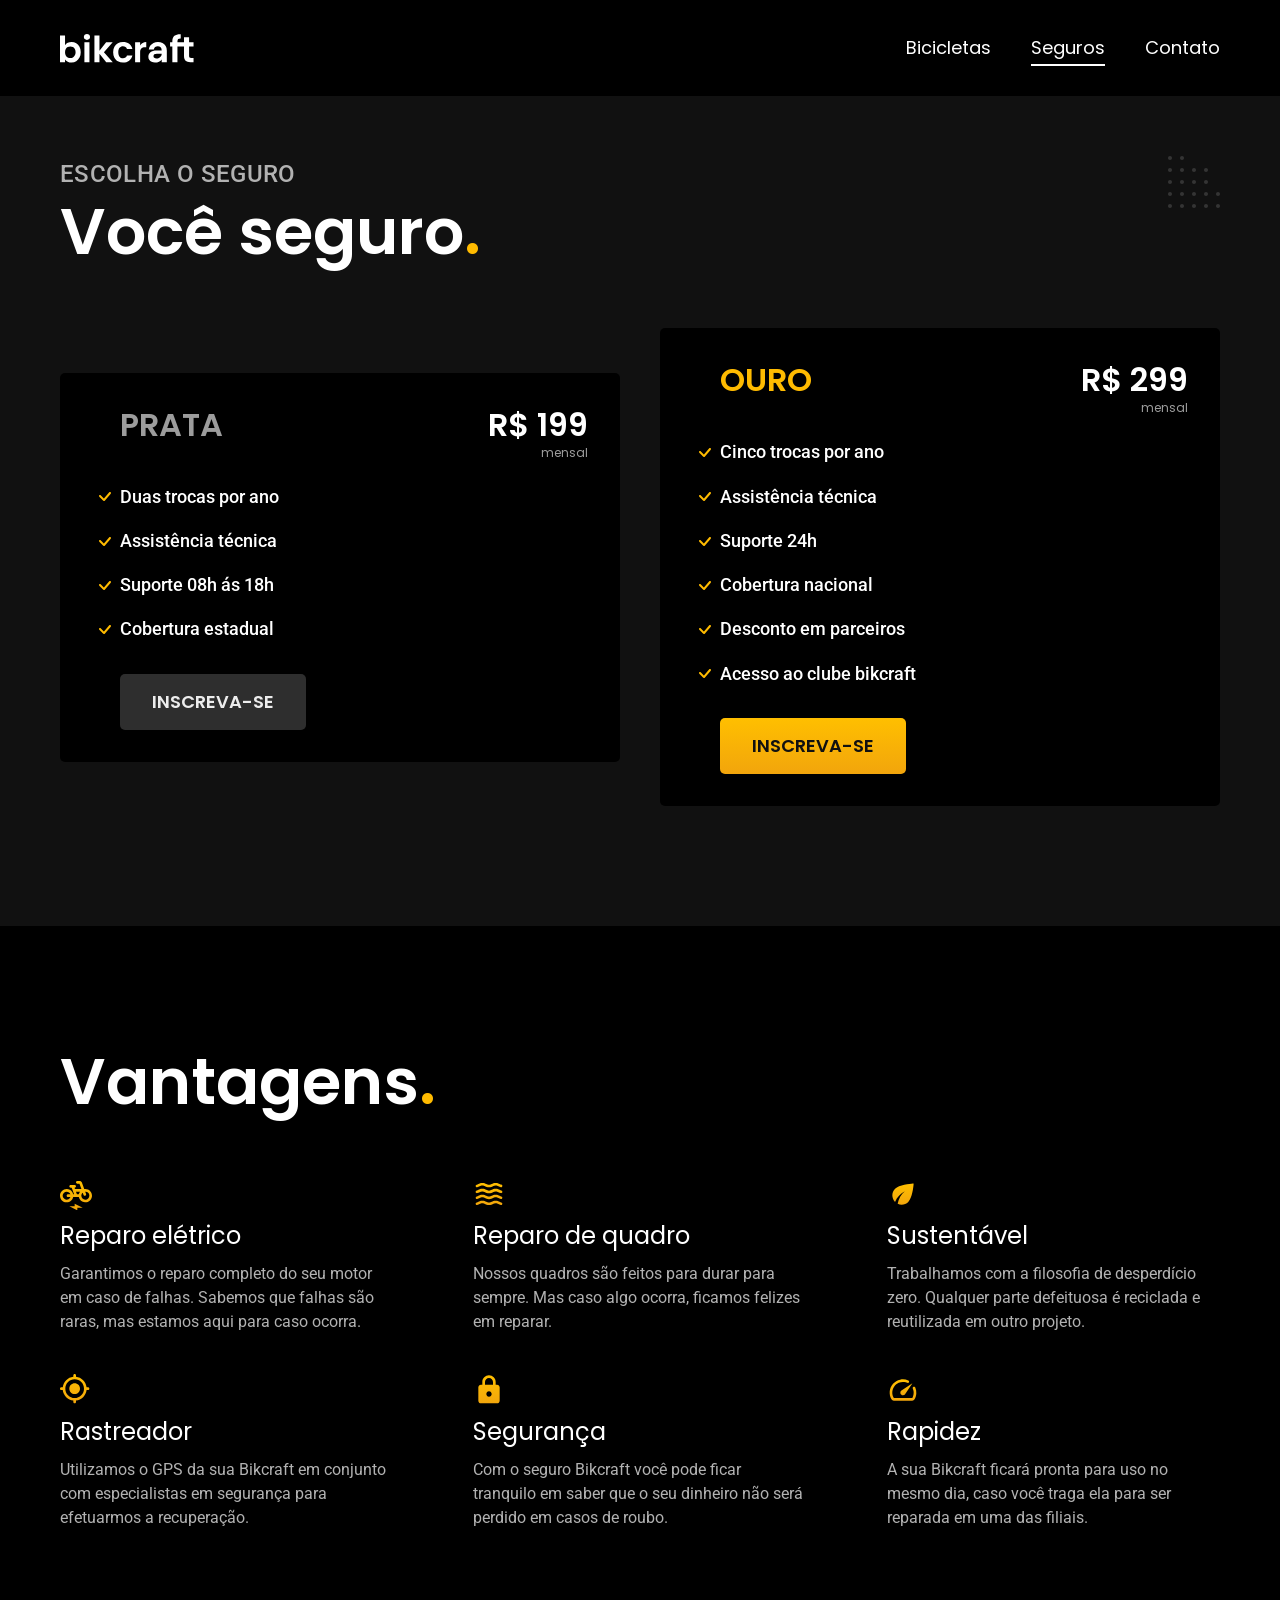
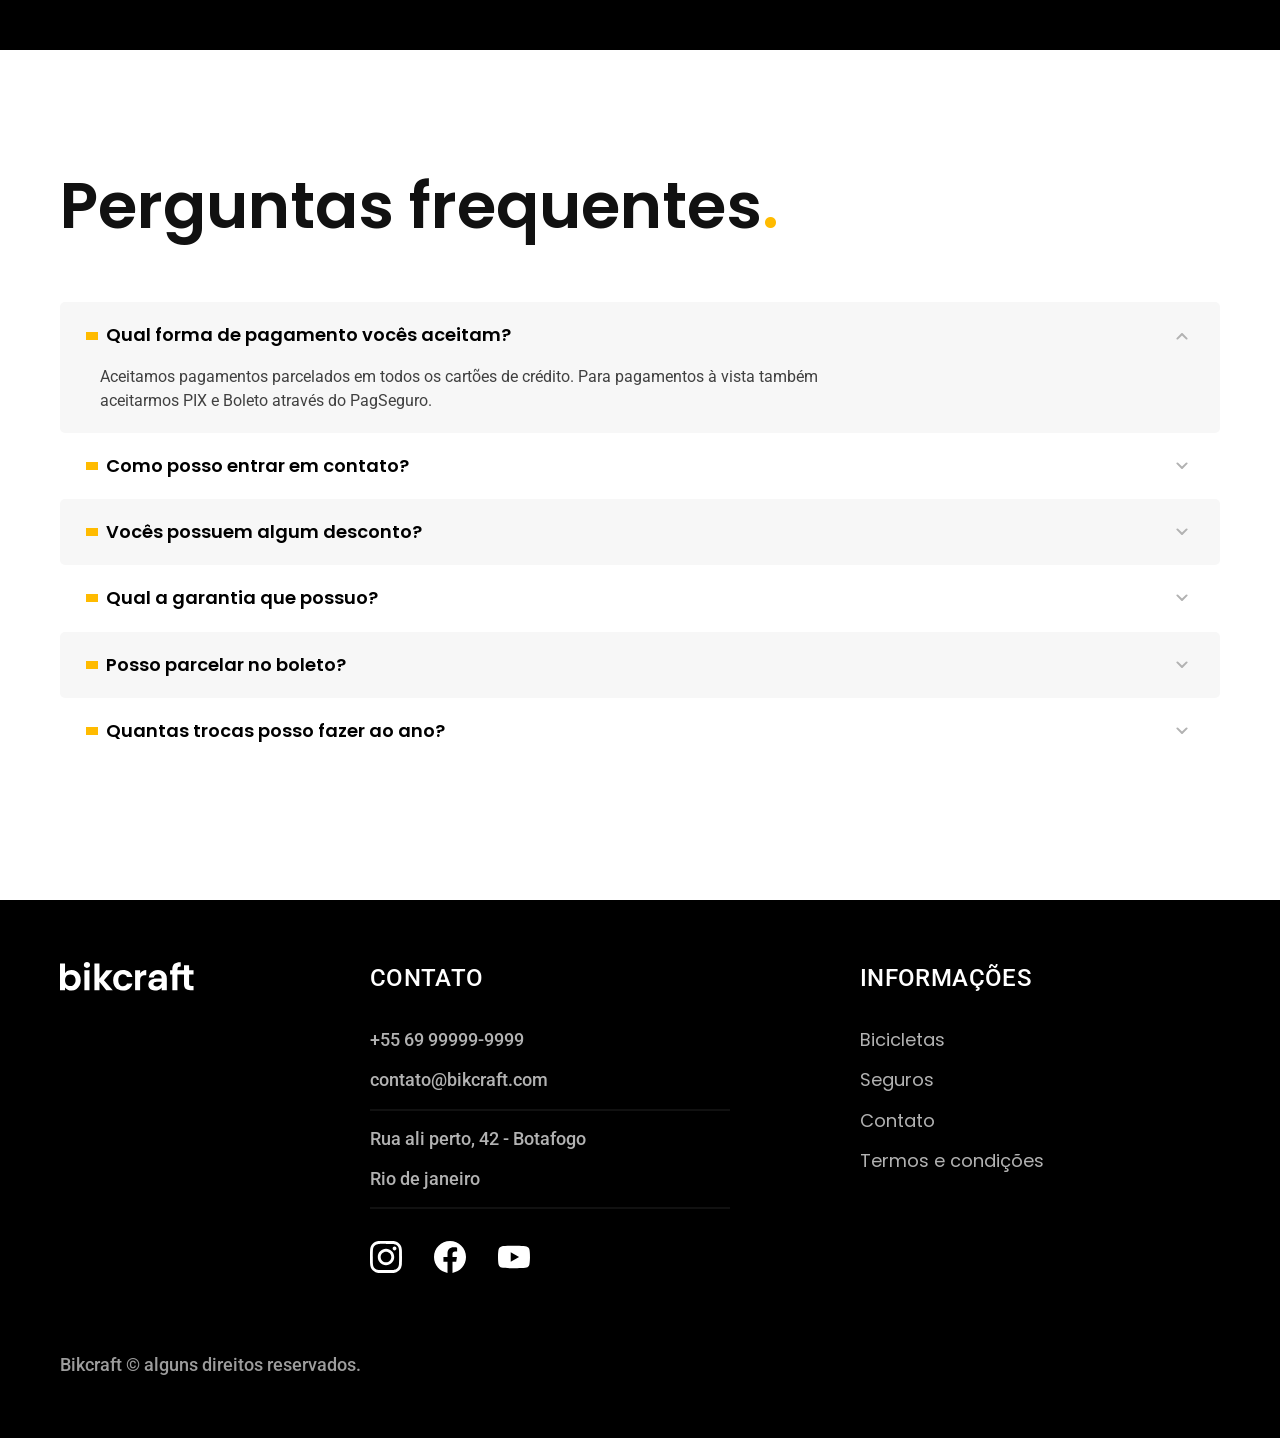
<file: seguros.html>
<!DOCTYPE html>

<html lang="pt-br">

<head>
  <meta charset="UTF-8">
  <meta name="viewport" content="width=device-width, initial-scale=1.0">
  <title> Seguro | Bikcraft</title>
  <meta name="description" content="Termos e condições">
  <link rel="preload" href="./css/style.min.css" as="style">
  <link rel="icon" href="imgs/icones/favicon.svg" type="image/svg+xml">
  <link rel="stylesheet" href="./css/style.min.css">
  <link rel="preconnect" href="https://fonts.googleapis.com">
  <link rel="preconnect" href="https://fonts.gstatic.com" crossorigin>
  <link href="https://fonts.googleapis.com/css2?family=Poppins:wght@400;600&family=Roboto:wght@400;500&family=Merriweather:ital,opsz,wght@1,18..144,900&display=swap" rel="stylesheet">
  <script>
    document.documentElement.classList.add("js");
  </script>
</head>

<body id="seguros">
  <header class="header-bg">
    <div class="header container">
      <a href="./"><img src="imgs/icones/bikcraft.svg" alt=""></a>
      <nav aria-label="primaria">
        <ul class="header-menu font-1-m cor-0">
          <li><a href="./bicicletas.html">Bicicletas</a></li>
          <li><a href="./seguros.html">Seguros</a></li>
          <li><a href="./contato.html">Contato</a></li>
        </ul>
      </nav>
    </div>
  </header>

  <main class="seguros-bg">
    <div class="titulo-bg">
      <div class="titulo container">
        <p class="font-2-l-b cor-5">Escolha o seguro</p>
        <h1 class="font-1-xxl cor-0">Você seguro<span class="cor-p1">.</span></h1>
      </div>
    </div>

    <div class="seguros container">
      <div class="seguros-item  fadeInLeft" data-anime="200">
        <h3 class="font-1-xl cor-6">PRATA</h3>
        <span class="font-1-xl cor-0">R$ 199 <span class="font-1-xs cor-6">mensal</span></span>
        <ul class="font-2-m cor-0">
          <li>Duas trocas por ano</li>
          <li>Assistência técnica</li>
          <li>Suporte 08h ás 18h</li>
          <li>Cobertura estadual</li>
        </ul>
        <a class="botao secundario" href="./orcamento.html?tipo=seguro&produto=prata">Inscreva-se</a>
      </div>

      <div class="seguros-item fadeInRight" data-anime="400">
        <h3 class="font-1-xl cor-p1">OURO</h3>
        <span class="font-1-xl cor-0">R$ 299 <span class="font-1-xs cor-6">mensal</span></span>
        <ul class="font-2-m cor-0">
          <li>Cinco trocas por ano</li>
          <li>Assistência técnica</li>
          <li>Suporte 24h</li>
          <li>Cobertura nacional</li>
          <li>Desconto em parceiros</li>
          <li>Acesso ao clube bikcraft</li>
        </ul>
        <a class="botao" href="./orcamento.html?tipo=seguro&produto=ouro">Inscreva-se</a>
      </div>
    </div>
  </main>

  <article class="vantagens-bg">
    <div class="vantagens container">
      <h2 class="font-1-xxl cor-0">Vantagens<span class="cor-p1">.</span></h2>
      <ul>
        <li>
          <img src="./imgs/icones/eletrica.svg" alt="">
          <h3 class="font-1-l cor-0">Reparo elétrico</h3>
          <p class="font-2-s cor-5">Garantimos o reparo completo do seu motor em caso de falhas. Sabemos que falhas são raras, mas estamos aqui para caso ocorra.</p>
        </li>
        <li>
          <img src="./imgs/icones/carbono.svg" alt="">
          <h3 class="font-1-l cor-0">Reparo de quadro</h3>
          <p class="font-2-s cor-5">Nossos quadros são feitos para durar para sempre. Mas caso algo ocorra, ficamos felizes em reparar.</p>
        </li>
        <li>
          <img src="./imgs/icones/sustentavel.svg" alt="">
          <h3 class="font-1-l cor-0">Sustentável</h3>
          <p class="font-2-s cor-5">Trabalhamos com a filosofia de desperdício zero. Qualquer parte defeituosa é reciclada e reutilizada em outro projeto.</p>
        </li>
        <li>
          <img src="./imgs/icones/rastreador.svg" alt="">
          <h3 class="font-1-l cor-0">Rastreador</h3>
          <p class="font-2-s cor-5">Utilizamos o GPS da sua Bikcraft em conjunto com especialistas em segurança para efetuarmos a recuperação.</p>
        </li>
        <li>
          <img src="./imgs/icones/seguro.svg" alt="">
          <h3 class="font-1-l cor-0">Segurança</h3>
          <p class="font-2-s cor-5">Com o seguro Bikcraft você pode ficar tranquilo em saber que o seu dinheiro não será perdido em casos de roubo.</p>
        </li>
        <li>
          <img src="./imgs/icones/velocidade.svg" alt="">
          <h3 class="font-1-l cor-0">Rapidez</h3>
          <p class="font-2-s cor-5">A sua Bikcraft ficará pronta para uso no mesmo dia, caso você traga ela para ser reparada em uma das filiais.</p>
        </li>
      </ul>
    </div>
  </article>

  <article class="perguntas container">
    <h2 class="font-1-xxl">Perguntas frequentes<span class="cor-p1">.</span></h2>

    <dl>
      <div>
        <dt><button class=" font-1-m-b" aria-controls="pergunta1" aria-expanded="true">Qual forma de pagamento vocês aceitam?</button></dt>
        <dd id="pergunta1" class="font-2-s cor-9 ativa">Aceitamos pagamentos parcelados em todos os cartões de crédito. Para pagamentos à vista também aceitarmos PIX e Boleto através do PagSeguro.</dd>
      </div>
      <div>
        <dt class="font-1-m-b"><button class=" font-1-m-b" aria-controls="pergunta2" aria-expanded="false">Como posso entrar em contato?</button></dt>
        <dd id="pergunta2" class="font-2-s cor-9">Aceitamos pagamentos parcelados em todos os cartões de crédito. Para pagamentos à vista também aceitarmos PIX e Boleto através do PagSeguro.</dd>
      </div>
      <div>
        <dt class="font-1-m-b"><button class=" font-1-m-b" aria-controls="pergunta3" aria-expanded="false">Vocês possuem algum desconto?</button></dt>
        <dd id="pergunta3" class="font-2-s cor-9">Aceitamos pagamentos parcelados em todos os cartões de crédito. Para pagamentos à vista também aceitarmos PIX e Boleto através do PagSeguro.</dd>
      </div>
      <div>
        <dt class="font-1-m-b"><button class=" font-1-m-b" aria-controls="pergunta4" aria-expanded="false">Qual a garantia que possuo?</button></dt>
        <dd id="pergunta4" class="font-2-s cor-9">Aceitamos pagamentos parcelados em todos os cartões de crédito. Para pagamentos à vista também aceitarmos PIX e Boleto através do PagSeguro.</dd>
      </div>
      <div>
        <dt class="font-1-m-b"><button class=" font-1-m-b" aria-controls="pergunta5" aria-expanded="false">Posso parcelar no boleto?</button></dt>
        <dd id="pergunta5" class="font-2-s cor-9">Aceitamos pagamentos parcelados em todos os cartões de crédito. Para pagamentos à vista também aceitarmos PIX e Boleto através do PagSeguro.</dd>
      </div>
      <div>
        <dt class="font-1-m-b"><button class=" font-1-m-b" aria-controls="pergunta6" aria-expanded="false">Quantas trocas posso fazer ao ano?</button></dt>
        <dd id="pergunta6" class="font-2-s cor-9">Aceitamos pagamentos parcelados em todos os cartões de crédito. Para pagamentos à vista também aceitarmos PIX e Boleto através do PagSeguro.</dd>
      </div>
    </dl>
  </article>

  <footer class="footer-bg">
    <div class="footer container">
      <img src="imgs/icones/bikcraft.svg" alt="">
      <div class="footer-contato">
        <h2 class="font-2-l-b cor-0">Contato</h2>
        <ul class="font-2-m cor-5">
          <li><a href="tel:+5569999999999">+55 69 99999-9999</a></li>
          <li><a href="mailto:contato@bikcraft.com">contato@bikcraft.com</a></li>
          <li>Rua ali perto, 42 - Botafogo</li>
          <li>Rio de janeiro</li>
        </ul>
        <div class="footer-redes">
          <a href="./">
            <img src="imgs/icones/instagram branco.svg" alt="instagram">
          </a>
          <a href="./">
            <img src="imgs/icones/facebook branco.svg" alt="facebook">
          </a>
          <a href="./">
            <img src="imgs/icones/youtube branco.svg" alt="youtube">
          </a>
        </div>
      </div>
      <div class="footer-informacoes">
        <h2 class="font-2-l-b cor-0">Informações</h2>
        <nav>
          <ul class="font-1-m cor-5">
            <li><a href="./bicicletas.html">Bicicletas</a></li>
            <li><a href="./seguros.html">Seguros</a></li>
            <li><a href="./contato.html">Contato</a></li>
            <li><a href="./termos.html">Termos e condições</a></li>
          </ul>
        </nav>
      </div>
      <p class="footer-copy font-2-m cor-6">Bikcraft © alguns direitos reservados.</p>
    </div>
  </footer>
  <script src="js/plugins/simple-anime.js"></script>
  <script src="js/script.js"></script>
</body>

</html>
</file>
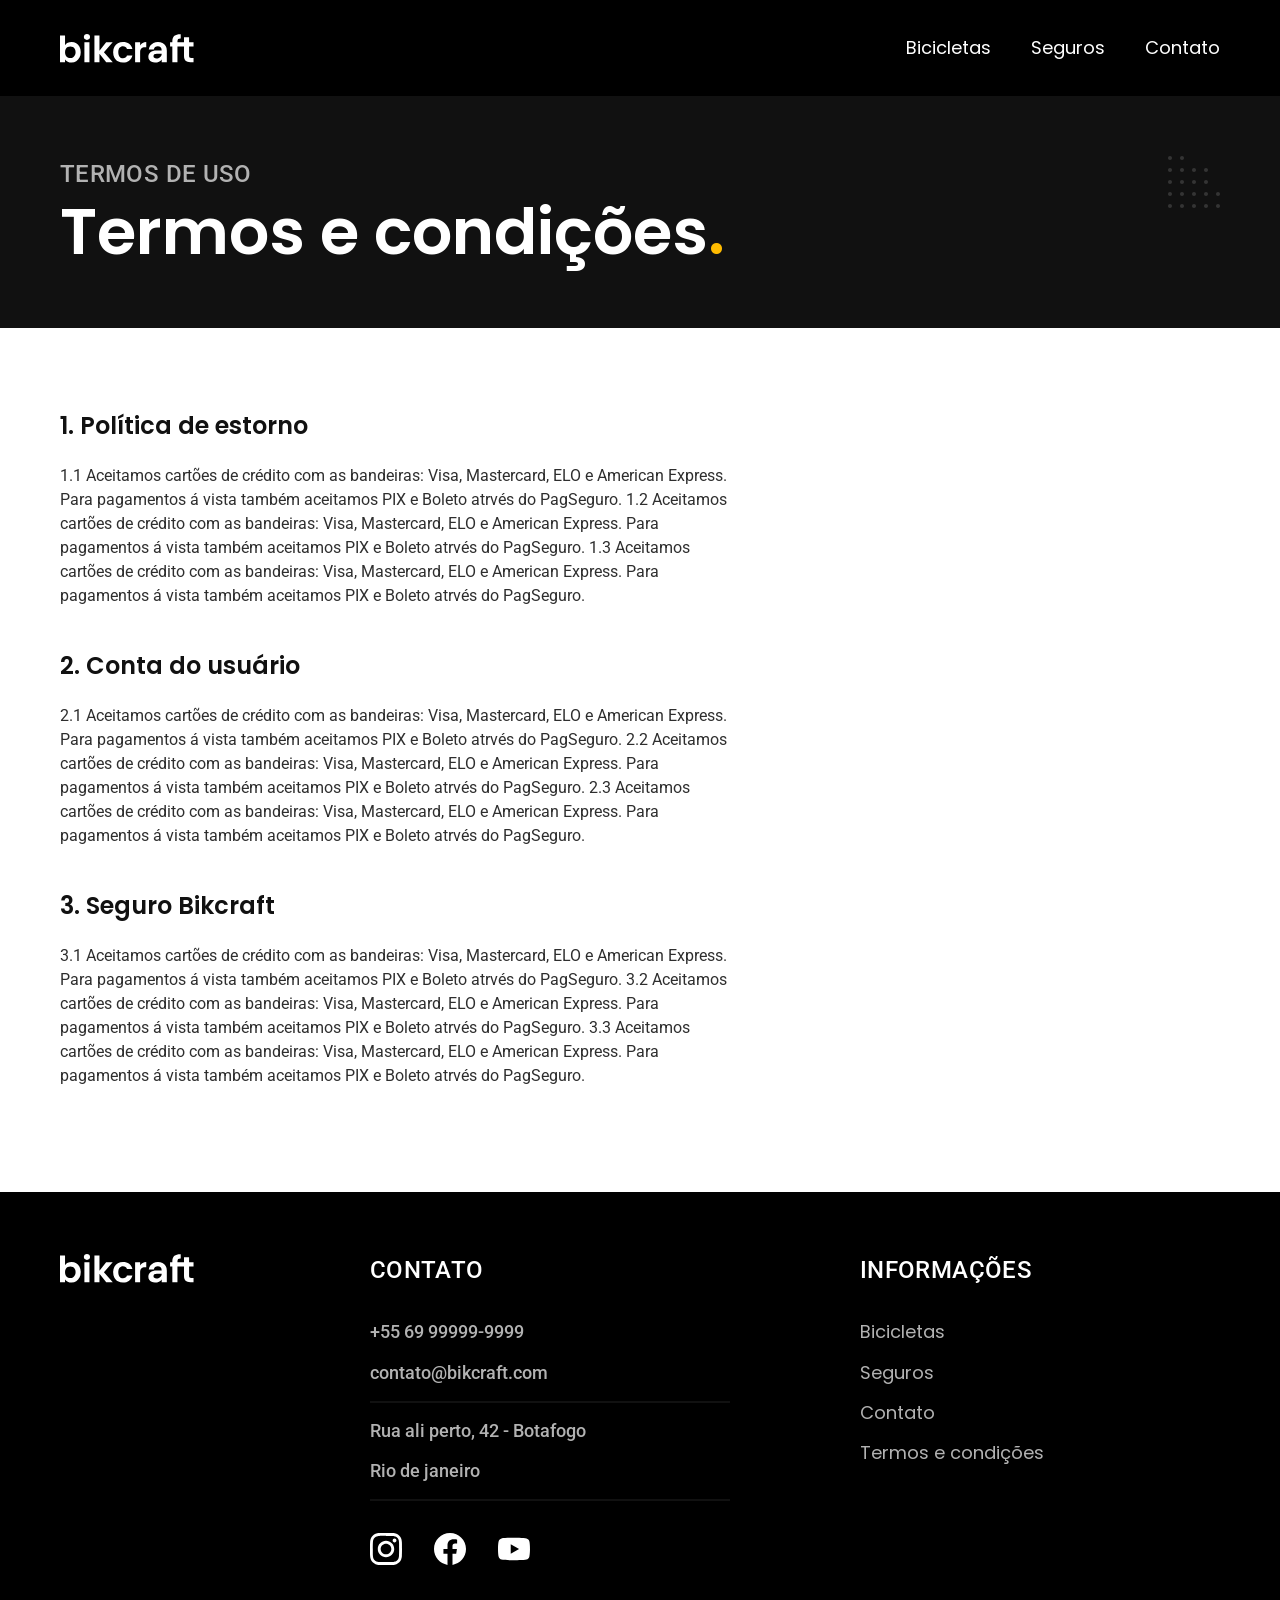
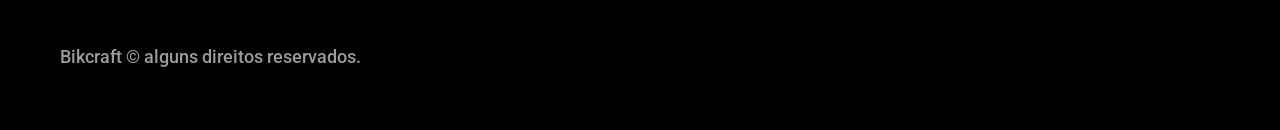
<file: termos.html>
<!DOCTYPE html>

<html lang="pt-br">

<head>
  <meta charset="UTF-8">
  <meta name="viewport" content="width=device-width, initial-scale=1.0">
  <title> Termos e Condições | Bikcraft</title>
  <meta name="description" content="Termos e condições">
  <link rel="preload" href="./css/style.min.css" as="style">
  <link rel="icon" href="imgs/icones/favicon.svg" type="image/svg+xml">
  <link rel="stylesheet" href="./css/style.min.css">
  <link rel="preconnect" href="https://fonts.googleapis.com">
  <link rel="preconnect" href="https://fonts.gstatic.com" crossorigin>
  <link href="https://fonts.googleapis.com/css2?family=Poppins:wght@400;600&family=Roboto:wght@400;500&family=Merriweather:ital,opsz,wght@1,18..144,900&display=swap" rel="stylesheet">
  <script>
    document.documentElement.classList.add("js");
  </script>
</head>

<body id="termos">
  <header class="header-bg">
    <div class="header container">
      <a href="./"><img src="imgs/icones/bikcraft.svg" alt=""></a>
      <nav aria-label="primaria">
        <ul class="header-menu font-1-m cor-0">
          <li><a href="./bicicletas.html">Bicicletas</a></li>
          <li><a href="./seguros.html">Seguros</a></li>
          <li><a href="./contato.html">Contato</a></li>
        </ul>
      </nav>
    </div>
  </header>

  <main>
    <div class="titulo-bg">
      <div class="titulo container">
        <p class="font-2-l-b cor-5">Termos de uso</p>
        <h1 class="font-1-xxl cor-0">Termos e condições<span class="cor-p1">.</span></h1>
      </div>
    </div>

    <div class="termos font-2-s cor-10 container">
      <h2 class="font-1-l cor-11">1. Política de estorno</h2>
      <p>1.1 Aceitamos cartões de crédito com as bandeiras: Visa, Mastercard, ELO e American Express. Para pagamentos á vista também aceitamos PIX e Boleto atrvés do PagSeguro.

        1.2 Aceitamos cartões de crédito com as bandeiras: Visa, Mastercard, ELO e American Express. Para pagamentos á vista também aceitamos PIX e Boleto atrvés do PagSeguro.

        1.3 Aceitamos cartões de crédito com as bandeiras: Visa, Mastercard, ELO e American Express. Para pagamentos á vista também aceitamos PIX e Boleto atrvés do PagSeguro.</p>
      <h2 class="font-1-l cor-11">2. Conta do usuário</h2>
      <p>
        2.1 Aceitamos cartões de crédito com as bandeiras: Visa, Mastercard, ELO e American Express. Para pagamentos á vista também aceitamos PIX e Boleto atrvés do PagSeguro.

        2.2 Aceitamos cartões de crédito com as bandeiras: Visa, Mastercard, ELO e American Express. Para pagamentos á vista também aceitamos PIX e Boleto atrvés do PagSeguro.

        2.3 Aceitamos cartões de crédito com as bandeiras: Visa, Mastercard, ELO e American Express. Para pagamentos á vista também aceitamos PIX e Boleto atrvés do PagSeguro.
      </p>
      <h2 class="font-1-l cor-11">3. Seguro Bikcraft</h2>
      <p>
        3.1 Aceitamos cartões de crédito com as bandeiras: Visa, Mastercard, ELO e American Express. Para pagamentos á vista também aceitamos PIX e Boleto atrvés do PagSeguro.

        3.2 Aceitamos cartões de crédito com as bandeiras: Visa, Mastercard, ELO e American Express. Para pagamentos á vista também aceitamos PIX e Boleto atrvés do PagSeguro.

        3.3 Aceitamos cartões de crédito com as bandeiras: Visa, Mastercard, ELO e American Express. Para pagamentos á vista também aceitamos PIX e Boleto atrvés do PagSeguro.
      </p>
    </div>
  </main>


  <footer class="footer-bg">
    <div class="footer container">
      <img src="imgs/icones/bikcraft.svg" alt="">
      <div class="footer-contato">
        <h2 class="font-2-l-b cor-0">Contato</h2>
        <ul class="font-2-m cor-5">
          <li><a href="tel:+5569999999999">+55 69 99999-9999</a></li>
          <li><a href="mailto:contato@bikcraft.com">contato@bikcraft.com</a></li>
          <li>Rua ali perto, 42 - Botafogo</li>
          <li>Rio de janeiro</li>
        </ul>
        <div class="footer-redes">
          <a href="./">
            <img src="imgs/icones/instagram branco.svg" alt="instagram">
          </a>
          <a href="./">
            <img src="imgs/icones/facebook branco.svg" alt="facebook">
          </a>
          <a href="./">
            <img src="imgs/icones/youtube branco.svg" alt="youtube">
          </a>
        </div>
      </div>
      <div class="footer-informacoes">
        <h2 class="font-2-l-b cor-0">Informações</h2>
        <nav>
          <ul class="font-1-m cor-5">
            <li><a href="./bicicletas.html">Bicicletas</a></li>
            <li><a href="./seguros.html">Seguros</a></li>
            <li><a href="./contato.html">Contato</a></li>
            <li><a href="./termos.html">Termos e condições</a></li>
          </ul>
        </nav>
      </div>
      <p class="footer-copy font-2-m cor-6">Bikcraft © alguns direitos reservados.</p>
    </div>
  </footer>

  <script src="js/script.js"></script>
</body>

</html>
</file>
<file: css/style.min.css>
.footer-bg{background-color:var(--cor-12)}.footer{display:grid;grid-template-columns:3fr 5fr 4fr;gap:40px;padding-top:60px;padding-bottom:60px}.footer h2{margin-bottom:32px}.footer-contato ul{margin-bottom:32px}.footer li{margin-bottom:16px}.footer-contato li:nth-child(2n):after{content:"";display:block;max-width:360px;height:2px;background:var(--cor-11);margin-top:16px}.footer-redes{display:flex;gap:32px}.footer a:hover{color:var(--cor-0)}.footer-copy{grid-column:1/-1;margin-top:40px}@media (max-width:800px){.footer>img{display:none}.footer{grid-template-columns:1fr 1fr}}@media (max-width:800px){.footer{grid-template-columns:1fr;gap:60px}.footer-copy{margin-top:0}}body{margin:0;padding:0;font-family:Arial,Helvetica,sans-serif;color:#111}blockquote,dd,h1,h2,h3,h4,p,ul{margin:0}a{text-decoration:none;color:inherit}ul{padding:0;list-style:none}img{max-width:100%;height:auto;display:block}img[src$=".jpg"]{border-radius:5px}.header-bg{background:var(--cor-12)}.header{display:flex;flex-wrap:wrap;gap:20px;justify-content:space-between;align-items:center;padding-top:20px;padding-bottom:20px}.header-menu{display:flex;flex-wrap:wrap;gap:40px}.header-menu a{display:inline-block;padding:16px 0;position:relative}.header-menu a::after{content:"";display:block;height:2px;width:0;background:var(--cor-0);margin-top:4px;transition:.4s;position:absolute}.header-menu a.ativo::after,.header-menu a:hover::after{width:100%}@media (max-width:800px){.header-menu{gap:20px}.header-menu a{background:var(--cor-11);padding:12px 16px;border-radius:5px}.header-menu a:hover{background-color:var(--cor-10)}.header-menu a::after{display:none}}@media (max-width:600px){.header-menu{gap:12px}.header-menu a{background:var(--cor-11);padding:8px 12px;font-size:14px}}.introducao-bg{background:var(--cor-12) url("../imgs/decoradores/cinza-2.svg") no-repeat bottom 140px left 20px;box-shadow:inset 0 -120px #fff}.introducao{display:grid;grid-template-columns:1fr 1fr;gap:0 40px}.introducao-conteudo{align-self:end;padding-bottom:200px}.introducao img{width:100%;object-fit:cover;height:100%;border-radius:5px}.introducao h1{margin-bottom:32px}.introducao p{margin-bottom:20px}@media (max-width:800px){.introducao-bg{background:var(--cor-11);padding-top:40px;box-shadow:inset 0 -60px var(--cor-0)}.introducao{grid-template-columns:1fr;gap:32px}.introducao-conteudo{padding-bottom:0}.introducao h1{font-size:32px;margin-bottom:16px}}.tecnologia-bg{background-color:var(--cor-11);box-shadow:inset 0 80px var(--cor-0),inset 0 -80px var(--cor-0)}.tecnologia{display:grid;grid-template-columns:1fr 1fr;gap:40px}.tecnologia-imagem img{width:100%;height:100%;object-fit:cover;object-position:left}.tecnologia-conteudo{padding-top:160px;padding-bottom:160px}.tecnologia-conteudo>span{margin-bottom:20px;display:block}.tecnologia-conteudo h2{margin-bottom:32px}.tecnologia-conteudo>p{margin-bottom:20px}.tecnologia a{margin-bottom:80px}.tecnologia-vantagens{display:flex;gap:40px}.tecnologia-vantagens h3{margin-bottom:8px;width:max-content}.tecnologia-vantagens img{width:24px}@media (max-width:800px){.tecnologia-bg{box-shadow:initial}.tecnologia{grid-template-columns:1fr}.tecnologia-conteudo{padding-top:60px;padding-bottom:60px}.tecnologia-imagem{display:none}.tecnologia a{margin-bottom:60px}}@media (max-width:600px){.tecnologia-vantagens{flex-direction:column}}.parceiros{padding-top:60px;padding-bottom:120px}.parceiros h2{margin-bottom:60px}.parceiros ul{max-width:1400px;display:grid;grid-template-columns:repeat(4,1fr);padding:0 20px;margin:0 auto}.parceiros li{display:flex;padding:32px;border-left:2px solid var(--cor-2)}.parceiros img{margin:auto}.parceiros li:first-child,.parceiros li:nth-child(5){border-left:none}.parceiros li:nth-child(n+5){border-top:2px solid var(--cor-2)}@media (max-width:800px){.parceiros{padding-bottom:60px}.parceiros h2{margin-bottom:20px}.parceiros ul{grid-template-columns:repeat(2,1fr)}.parceiros li{padding:20px}.parceiros li:nth-child(n+3){border-top:2px solid var(--cor-2)}.parceiros li:nth-child(odd){border-left:none}}.depoimento{display:grid;grid-template-columns:1fr 1fr;background-color:var(--cor-p1);overflow:hidden}.depoimento img{width:100%;height:100%;object-fit:cover;border-radius:0}.depoimento-conteudo{padding:40px 40px 80px 80px;align-self:end;background:url("../imgs/decoradores/amarelo-1.svg") no-repeat bottom 40px right 40px}.depoimento-conteudo p{font-family:Merriweather,serif;font-style:italic;font-weight:900;max-width:32ch;margin-bottom:32px;position:relative}.depoimento p::before{content:"“";font-size:5rem;color:var(--cor-p2);position:absolute;left:-50px;top:-20px}.depoimento p::after{content:"”";font-size:5rem;color:var(--cor-p2);position:absolute}@media (min-width:1200px){.depoimento img{max-height:520px}}@media (max-width:800px){.depoimento{grid-template-columns:1fr;text-align:center}.depoimento img{max-height:200px}.depoimento-conteudo{padding:40px 20px;justify-self:center}}.container{max-width:1200px;box-sizing:border-box;margin-left:auto;margin-right:auto;padding-left:20px;padding-right:20px}.botao{display:inline-block;padding:16px 32px;box-shadow:0 1px 2px rgba(0,0,0,.1);border-radius:5px;background:linear-gradient(#ffbf00,#f2a50c);text-transform:uppercase;max-width:max-content;color:var(---cor-p5);font:600 1.125rem/1.35 Poppins,sans-serif;border:none;cursor:pointer}.botao:hover{background:linear-gradient(#ffb60d,#e59317)}.botao.secundario{background:var(--cor-10);color:var(--cor-2)}.botao.secundario:hover{background:var(--cor-9)}.botao.seta{display:flex;align-items:center}.botao.seta::after{content:"";display:inline-block;width:18px;height:10px;margin-left:12px;background:url("../imgs/icones/seta.svg");transition:transform .2s}.botao.seta:hover::after{transform:translateX(4px)}@media (max-width:600px){.botao{padding:12px 16px;font-size:1rem}}.link{display:inline-block;color:var(--cor-p1);font:600 1.5rem/1.5 Poppins,sans-serif;text-transform:uppercase}.link::after{content:"";display:block;width:100%;height:4px;background-color:currentColor}.link:hover{color:var(--cor-0)}.titulo-bg{padding-top:60px;padding-bottom:60px;background-color:var(--cor-11)}.titulo{background:url("../imgs/decoradores/cinza-1.svg") no-repeat top right 20px}.titulo p{margin-bottom:4px}@media (max-width:800px){.titulo-bg{padding-top:40px;padding-bottom:40px}.titulo p{font-size:1rem;text-transform:lowercase;font-weight:400}}.font-1-xs{font:400 0.75rem/1.35 Poppins,sans-serif}.font-2-xs{font:400 0.875rem/1.43 Roboto,sans-serif}.font-1-s{font:400 1rem/1.5 Poppins,sans-serif}.font-2-s{font:400 1rem/1.5 Roboto,sans-serif}.font-1-m,.font-1-m-b{font:400 1.125rem/1.35 Poppins,sans-serif}.font-1-m-b{font-weight:600}.font-2-m{font:500 1.125rem/1.35 Roboto,sans-serif}.font-1-l{font:400 1.5rem/1.5 Poppins,sans-serif}.font-2-l,.font-2-l-b{font:400 1.5rem/1.5 Roboto,sans-serif}.font-2-l-b{font-weight:500;letter-spacing:.015em;text-transform:uppercase}.font-1-xl{font:600 2rem/1.25 Poppins,sans-serif}.font-2-xl{font:500 2rem/1.25 Roboto,sans-serif}.font-1-xxl{font:600 4rem/1.125 Poppins,sans-serif}@media (max-width:1200px){.font-1-xxl{font-size:3rem}.font-2-l,.font-2-l-b{font-size:1.125rem}}@media (max-width:800px){.font-1-xxl{font-size:2rem}.font-1-xl,.font-2-xl{font-size:1.5rem}}:root{--cor-12:#000000;--cor-11:#111111;--cor-10:#2e2e2e;--cor-9:#404040;--cor-8:#595959;--cor-7:#717171;--cor-6:#9c9c9c;--cor-5:#b2b2b2;--cor-4:#cccccc;--cor-3:#dedede;--cor-2:#ededed;--cor-1:#f7f7f7;--cor-0:#ffffff;--cor-p1:#ffbb00;--cor-p2:#e4a30b;--cor-p3:#a66f00;--cor-p4:#664400;--cor-p5:#332200}.cor-p1{color:var(--cor-p1)}.cor-p2{color:var(--cor-p2)}.cor-p3{color:var(--cor-p3)}.cor-p4{color:var(--cor-p4)}.cor-p5{color:var(--cor-p5)}.cor-0{color:var(--cor-0)}.cor-1{color:var(--cor-1)}.cor-2{color:var(--cor-2)}.cor-3{color:var(--cor-3)}.cor-4{color:var(--cor-4)}.cor-5{color:var(--cor-5)}.cor-6{color:var(--cor-6)}.cor-7{color:var(--cor-7)}.cor-8{color:var(--cor-8)}.cor-9{color:var(--cor-9)}.cor-10{color:var(--cor-10)}.cor-11{color:var(--cor-11)}.cor-12{color:var(--cor-12)}.js .fadeInDown{transform:translate3d(0,-20px,0)}.js .fadeInUp{transform:translate3d(0,20px,0)}.js .fadeInRight{transform:translate3d(20px,0,0)}.js .fadeInLeft{transform:translate3d(-20px,0,0)}.js [data-anime]{opacity:0}.js .anime{opacity:1;transform:none;transition:transform .8s,opacity .8s}.form{display:grid;grid-template-columns:1fr 1fr;gap:20px}.form label{display:block;font:400 1rem/1.5 Poppins,sans-serif;margin-bottom:4px}.form .col-2{grid-column:span 2}.form input[type=email],.form input[type=text],.form textarea{font:400 1rem/1.5 Roboto,sans-serif;background:var(--cor-1);border:1px solid var(--cor-2);padding:12px;border-radius:5px;width:100%;box-sizing:border-box}.form input[type=email]:focus,.form input[type=text]:focus,.form textarea:focus{outline:0;border-color:var(--cor-p1);background:var(--cor-0);box-shadow:0 0 0 2px #fea}@media (max-width:600px){.form{grid-template-columns:1fr}.form .col-2{grid-column:1}}.termos{padding-top:80px;padding-bottom:80px}.termos h2{font-weight:600;margin-bottom:20px}.termos p+h2{margin-top:40px}.termos p{max-width:75ch;margin-bottom:24px}#contatos{background:linear-gradient(var(--cor-11) 715px,var(--cor-1) 0)}.contato{display:grid;grid-template-columns:5fr 7fr}.contato-formulario,.contato-informacoes{padding:60px;box-shadow:0 1px 2px rgba(0,0,0,.1)}.contato-informacoes{border-radius:5px 0 0 5px;background:var(--cor-12) url("../imgs/decoradores/cinza-2.svg") no-repeat bottom 20px left 20px}.contato-formulario{border-radius:0 5px 5px 0;background:var(--cor-0) url("../imgs/decoradores/cinza-3.svg") no-repeat bottom 20px right 20px}.contato-informacoes h2{margin-bottom:60px}.contato-endereco{margin-bottom:32px;padding-left:28px;background:url("../imgs/icones/local.svg") no-repeat 0 2px}.contato-endereco p{margin-bottom:8px}.contato-dados a{display:block;max-width:max-content;margin-bottom:8px;padding-left:28px}.contato-dados a:hover{color:var(--cor-0)}.contato-dados a:first-child{background:url("../imgs/icones/email.svg") no-repeat 0 2px}.contato-dados a:nth-child(2){margin-bottom:32px}.contato-dados a:nth-child(3){margin-bottom:60px;background:url("../imgs/icones/telefone.svg") no-repeat 0 2px}.contato-redes{display:flex;padding-left:28px;gap:32px}@media (max-width:800px){.contato{grid-template-columns:1fr}.contato-informacoes{background:var(--cor-12)}.contato-formulario,.contato-informacoes{padding:20px}.contato-informacoes{border-radius:5px 5px 0 0}.contato-formulario{border-radius:0 0 5px 5px}.contato-dados a:nth-child(3),.contato-informacoes h2{margin-bottom:32px}.contato-redes{margin-bottom:12px}#contatos{background:linear-gradient(var(--cor-11) 550px,var(--cor-1) 0)}}.lojas{display:grid;grid-template-columns:1fr 1fr;gap:0 40px;padding-top:120px;padding-bottom:120px}.lojas h2{grid-column:1/-1;margin-bottom:60px}.lojas img{border-radius:4px 4px 0 0}.lojas-item{border-radius:5px;background:var(--cor-0);box-shadow:0 1px 2px rgba(0,0,0,.1)}.lojas-conteudo{display:grid;grid-template-columns:1fr 1fr;gap:32px 16px;padding:32px}.lojas-conteudo h3,.lojas-tempo{grid-column:1/-1}.lojas-conteudo h3{position:relative}.lojas-conteudo h3::before{content:"";display:inline-block;background-color:var(--cor-p1);height:8px;width:12px;left:-20px;top:16px;position:absolute}.lojas-dados{display:grid;gap:8px;border-left:2px solid var(--cor-2);padding-left:12px}.lojas-tempo{display:flex;align-items:center;gap:8px}@media (max-width:800px){.lojas{gap:20px;padding-top:60px;padding-bottom:60px}.lojas h2{margin-bottom:32px}.lojas-conteudo h3::before{content:none}}@media (max-width:600px){.lojas{grid-template-columns:1fr}}#orcamento{background:linear-gradient(var(--cor-11) 715px,var(--cor-1) 0)}.orcamento{display:grid;grid-template-columns:5fr 7fr;padding-bottom:120px}.orcamento h2{text-transform:uppercase;position:relative;display:flex;align-items:center}.orcamento h2::before{content:"";display:inline-block;width:4px;height:8px;background-color:var(--cor-p1);position:absolute;left:-12px}.orcamento-dados,.orcamento-produto{padding:60px;box-shadow:0 1px 2px rgba(0,0,0,.1)}.orcamento-produto{border-radius:5px 0 0 5px;background:var(--cor-12) url("../imgs/decoradores/cinza-2.svg") no-repeat bottom 20px left 20px;display:grid;grid-template-columns:1fr 1fr;gap:20px;align-content:start}.orcamento-produto>*{grid-column:1/-1}.orcamento-produto>label{grid-column:initial}.orcamento-produto label{font:400 1rem/1.5 Poppins,sans-serif;color:var(--cor-4);background-color:var(--cor-10);padding:12px 16px;border-radius:5px;cursor:pointer;display:grid;grid-template-columns:auto 1fr auto;align-items:center;border:1px solid var(--cor-10)}.orcamento-produto input:checked+label{background:var(--cor-0);color:var(--cor-11)}.orcamento-produto label::before{content:"";display:inline-block;box-sizing:border-box;width:12px;height:12px;border:1px solid var(--cor-6);border-radius:50%;margin-right:8px}.orcamento-produto input:checked+label::before{border-color:var(--cor-7);box-shadow:inset 0 0 0 3px var(--cor-0),inset 0 0 0 6px var(--cor-7)}.orcamento-produto label:hover{background-color:var(--cor-9);border-color:var(--cor-9)}.orcamento-produto input:focus+label{box-shadow:0 0 0 2px var(--cor-p1);border-color:var(--cor-12)}.orcamento-produto label span{display:none}.orcamento-produto input:checked+label span{display:inline-block}.orcamento-produto input{opacity:0;position:absolute;pointer-events:none}.orcamento-dados{border-radius:0 5px 5px 0;background:var(--cor-0) url("../imgs/decoradores/cinza-3.svg") no-repeat bottom 20px right 20px}.orcamento-conteudo{display:none}.orcamento-conteudo h2,.orcamento-dados h2:nth-of-type(n+2){margin-top:20px}#bikcraft:checked~#orcamento-bikcraft,#seguro:checked~#orcamento-seguro{display:grid;gap:20px}.orcamento-detalhes{display:none;background:var(--cor-0);padding:20px;grid-template-columns:1fr 1fr;border-radius:5px;align-items:center}.orcamento-detalhes li{display:flex;align-items:center;margin-bottom:8px}.orcamento-detalhes li img{width:16px;margin-right:8px}.orcamento-produto input:checked+label+.orcamento-detalhes{display:grid}.termos-checkbox{display:flex;align-items:center;gap:8px}.termos-checkbox label{margin:0}@media (max-width:1200px){.orcamento-dados,.orcamento-produto{padding:32px}}@media (max-width:800px){.orcamento{grid-template-columns:1fr}.orcamento-dados{border-radius:0 0 5px 5px}.orcamento-produto{border-radius:5px 5px 0 0;background:var(--cor-12)}}@media (max-width:400px){.orcamento-produto{grid-template-columns:1fr}}.bicicletas-lista{padding-top:60px;padding-bottom:120px}.bicicletas-lista h2{margin-bottom:40px}.bicicletas-lista ul{display:flex;gap:40px;padding:0 20px 20px 20px;max-width:1400px;margin-left:auto;margin-right:auto;overflow-x:auto}#bicicleta .bicicletas-lista ul{padding:0 0 20px 0}.bicicletas-lista li{min-width:280px}.bicicletas-lista a{display:block}.bicicletas-lista img{margin-bottom:16px}.bicicletas-lista h3{margin-bottom:8px;display:flex;align-items:center}.bicicletas-lista h3::before{content:"";display:inline-block;background-color:var(--cor-p1);height:8px;width:12px;margin-right:8px;transition:width .3s}.bicicletas-lista a:hover h3::before{width:24px}.bicicletas-lista li span{padding-left:20px}@media (max-width:800px){.bicicletas-lista{padding-bottom:60px}.bicicletas-lista ul{gap:20px}}.bicicletas-bg{background:linear-gradient(to right,#fff 30%,var(--cor-11) 0)}.bicicletas{display:grid;grid-template-columns:1fr 1fr;gap:40px;padding-bottom:60px;padding-top:60px;background:url("../imgs/decoradores/cinza-1.svg") no-repeat top 40px right 20px}.bicicletas-imagem{display:grid}.bicicletas-imagem img{grid-area:1/1}.bicicletas-imagem span{grid-area:1/1;place-self:start end;margin-top:20px;background-color:var(--cor-12);display:inline-block;padding:8px 16px 8px 8px;border-radius:5px 0 0 5px}.bicicletas-conteudo{display:grid;grid-template-columns:1fr auto;align-content:start}.bicicletas-conteudo h2,p{grid-column:1/-1}.bicicletas-conteudo h2{margin-bottom:20px}.bicicletas-conteudo h2::before{content:"";display:block;width:12px;height:8px;background-color:var(--cor-p1);margin-bottom:8px}.bicicletas-conteudo p{margin-bottom:32px}.bicicletas a{place-self:end}.bicicletas li{display:flex;align-items:center}.bicicletas ul{display:grid;gap:16px}.bicicletas-conteudo img{width:24px;margin-right:8px}@media (max-width:800px){.bicicletas-bg{background:var(--cor-11)}.bicicletas{grid-template-columns:1fr;gap:20px;padding-top:40px;padding-bottom:40px}}@media (max-width:600px){.bicicletas-conteudo{grid-template-columns:1fr}.bicicletas ul{margin-bottom:32px;font-size:1rem;grid-template-columns:1fr 1fr}.bicicletas a{place-self:start}}.seguros-bg{background-color:var(--cor-11)}.seguros{padding-top:120px;padding-bottom:120px;display:grid;grid-template-columns:1fr 1fr;gap:40px;align-items:center}#seguros .seguros{padding-top:0}.seguros h2{grid-column:1/-1}.seguros-item{background-color:var(--cor-12);padding:32px 32px 32px 60px;display:grid;grid-template-columns:1fr auto;border-radius:5px}.seguros-item h3{margin-bottom:40px}.seguros-item span{grid-column:2;display:block;text-align:right}.seguros-item ul{grid-column:1/-1;margin-bottom:32px}.seguros-item li{display:flex;align-items:center;position:relative}.seguros-item li+li{margin-top:20px}.seguros-item li::before{content:"";display:inline-block;position:absolute;left:-21px;width:13px;height:9px;background:no-repeat url("/imgs/icones/lista.svg")}.seguros-item a{grid-column:1/-1}@media (max-width:800px){.seguros{grid-template-columns:1fr}}.vantagens-bg{background-color:var(--cor-12)}.vantagens{padding-top:120px;padding-bottom:120px}.vantagens h2{margin-bottom:60px}.vantagens ul{display:grid;grid-template-columns:repeat(auto-fit,minmax(280px,max-content));gap:40px 80px}.vantagens h3,.vantagens img{margin-bottom:8px}@media (max-width:800px){.vantagens{padding-top:60px;padding-bottom:60px}.vantagens h2{margin-bottom:40px}.vantagens ul{gap:20px}}.perguntas{padding-top:120px;padding-bottom:120px}.perguntas h2{margin-bottom:60px}.perguntas dl>div{padding:20px;border-radius:5px}.perguntas dl>div:nth-child(odd){background-color:var(--cor-1)}.perguntas button{display:grid;grid-template-columns:auto 1fr auto;align-items:center;gap:8px;cursor:pointer;border:none;background:0 0;width:100%;text-align:left}.perguntas button::before{content:"";display:inline-block;width:12px;height:8px;background-color:var(--cor-p1)}.perguntas button::after{content:"";display:inline-block;width:24px;height:24px;background:url("../imgs/icones/seta-abrir.svg") no-repeat;transition:.3s}.perguntas button:hover::after,.perguntas button[aria-expanded=true]::after{transform:rotate(180deg)}.js .perguntas dd{display:none}.perguntas dd.ativa{display:block}.perguntas dd{padding-left:20px;padding-top:16px;max-width:80ch}@media (max-width:800px){.perguntas{padding-top:60px;padding-bottom:60px}.perguntas h2{margin-bottom:40px}}.bicicleta{display:grid;grid-template-columns:1fr 1fr;align-items:start;gap:40px;padding-top:60px;padding-bottom:60px}#bicicleta .titulo p{text-transform:uppercase}.bicicletas-imagens{display:flex;flex-wrap:wrap;gap:20px}.bicicletas-imagens img{flex:1;min-width:200px}.bicicletas-imagens img:first-child{min-width:100%}.bicicleta-conteudo>p{margin-bottom:32px}.bicicleta-comprar{display:grid;grid-template-columns:max-content auto;align-items:center;justify-items:start;gap:8px 12px;margin-bottom:40px}.bicicleta-comprar a{grid-row:span 2}.bicicleta-comprar span{display:flex;align-items:center;background-color:var(--cor-12);gap:8px;padding:4px 8px;border-radius:5px}.bicicleta-conteudo h2{text-transform:uppercase;letter-spacing:.015em;margin-bottom:12px}.bicicletas-ficha,.bicicletas-informacoes{padding:32px;background-color:var(--cor-12);border-radius:5px}.bicicletas-informacoes{display:grid;grid-template-columns:1fr 1fr;margin-bottom:40px;gap:32px}.bicicletas-informacoes img{width:24px;margin-bottom:8px}.bicicletas-informacoes h3{margin-bottom:8px}.bicicletas-ficha li{padding:4px 0;display:flex;justify-content:space-between;border-bottom:1px solid var(--cor-11)}.bicicletas-ficha li:last-child{border-bottom:none}.bicicletas-ficha span{color:var(--cor-6)}@media (max-width:800px){.bicicleta{grid-template-columns:1fr;padding-top:40px;padding-bottom:40px}.bicicletas-imagens{grid-row:2}}@media (max-width:400px){.bicicleta-comprar{grid-template-columns:1fr}.bicicletas-informacoes{grid-template-columns:1fr}}.seguro-bg{background-color:var(--cor-11);box-shadow:inset 0 120px var(--cor-0),inset 0 -120px var(--cor-12)}.seguro{display:grid;grid-template-columns:1fr 1fr;gap:40px}.seguro-imagem img{width:100%;height:100%;object-fit:cover}.seguro-conteudo{padding-top:180px;padding-bottom:180px}.seguro h2{margin-bottom:32px}.seguro p{margin-bottom:20px}@media (max-width:800px){.seguro-bg{box-shadow:inset 0 -60px var(--cor-12)}.seguro{grid-template-columns:1fr}.seguro-conteudo{grid-row:1;padding-top:40px;padding-bottom:0}}
</file>
